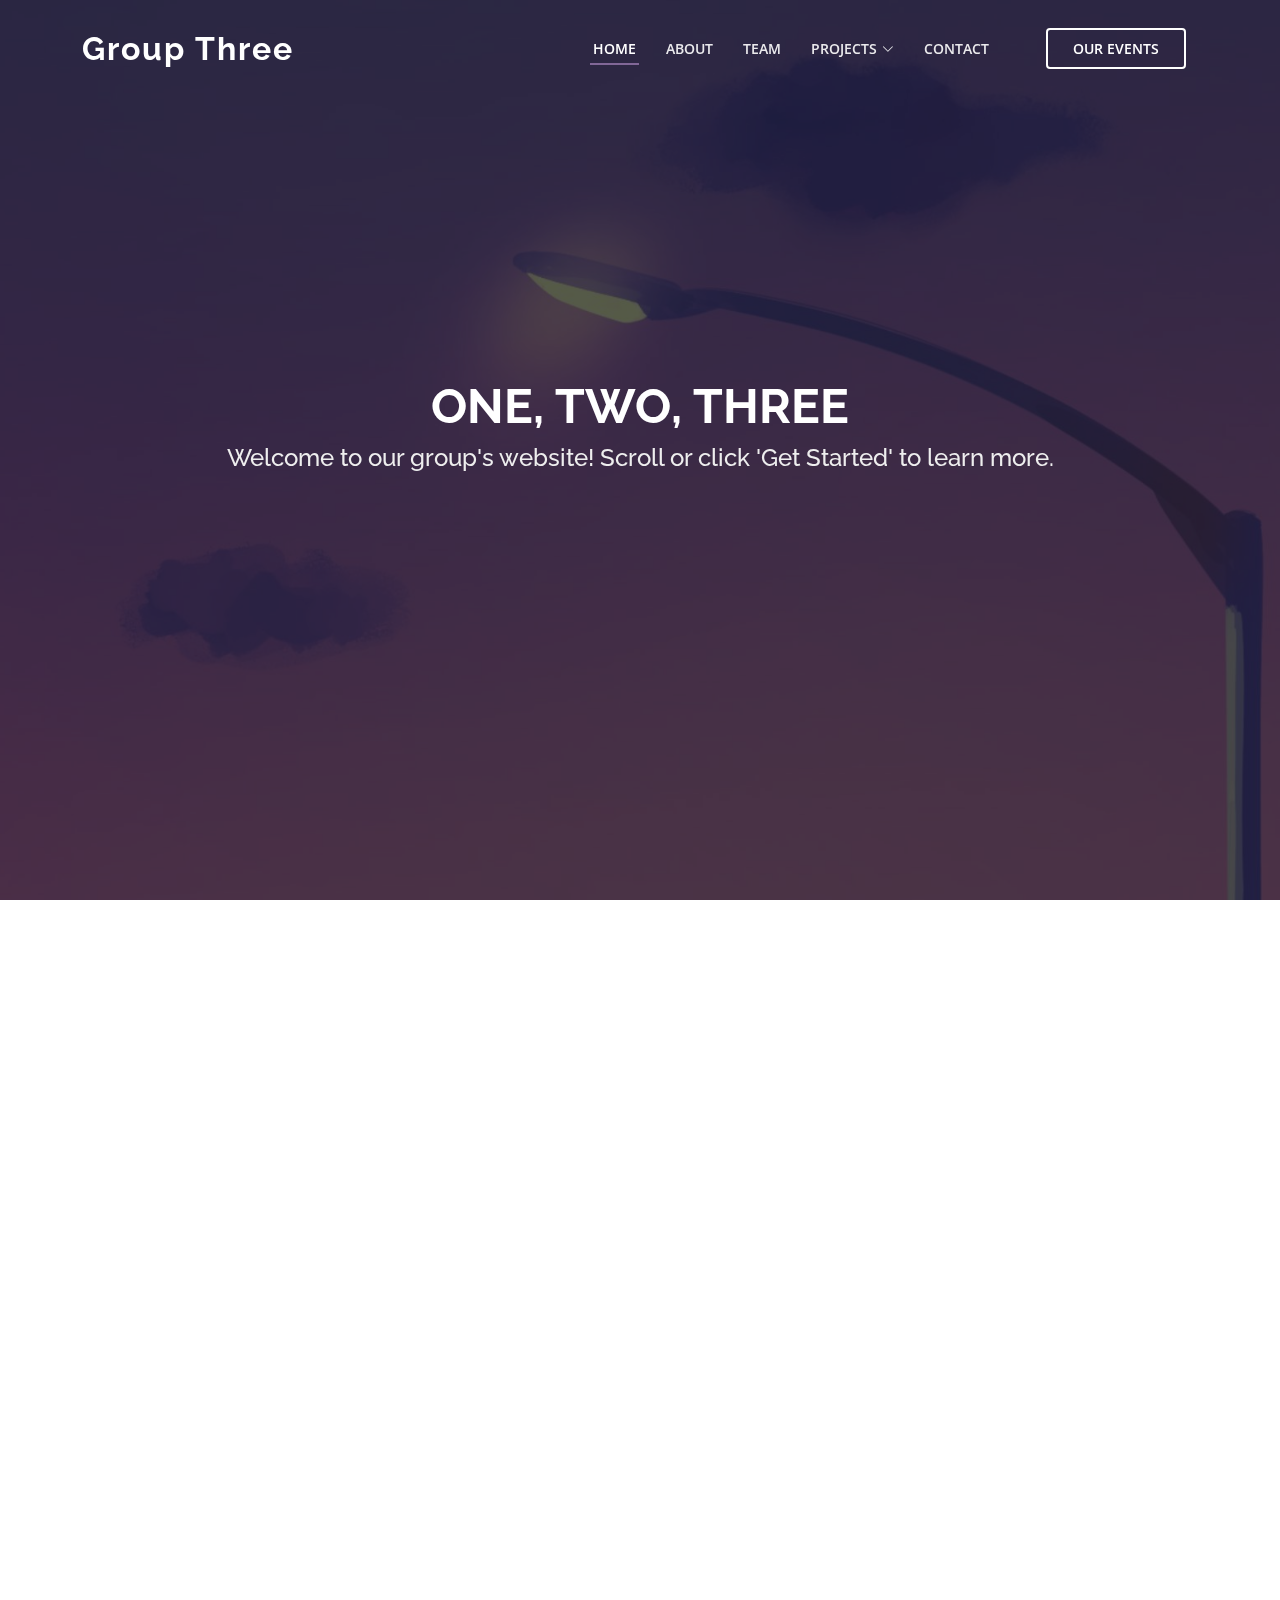
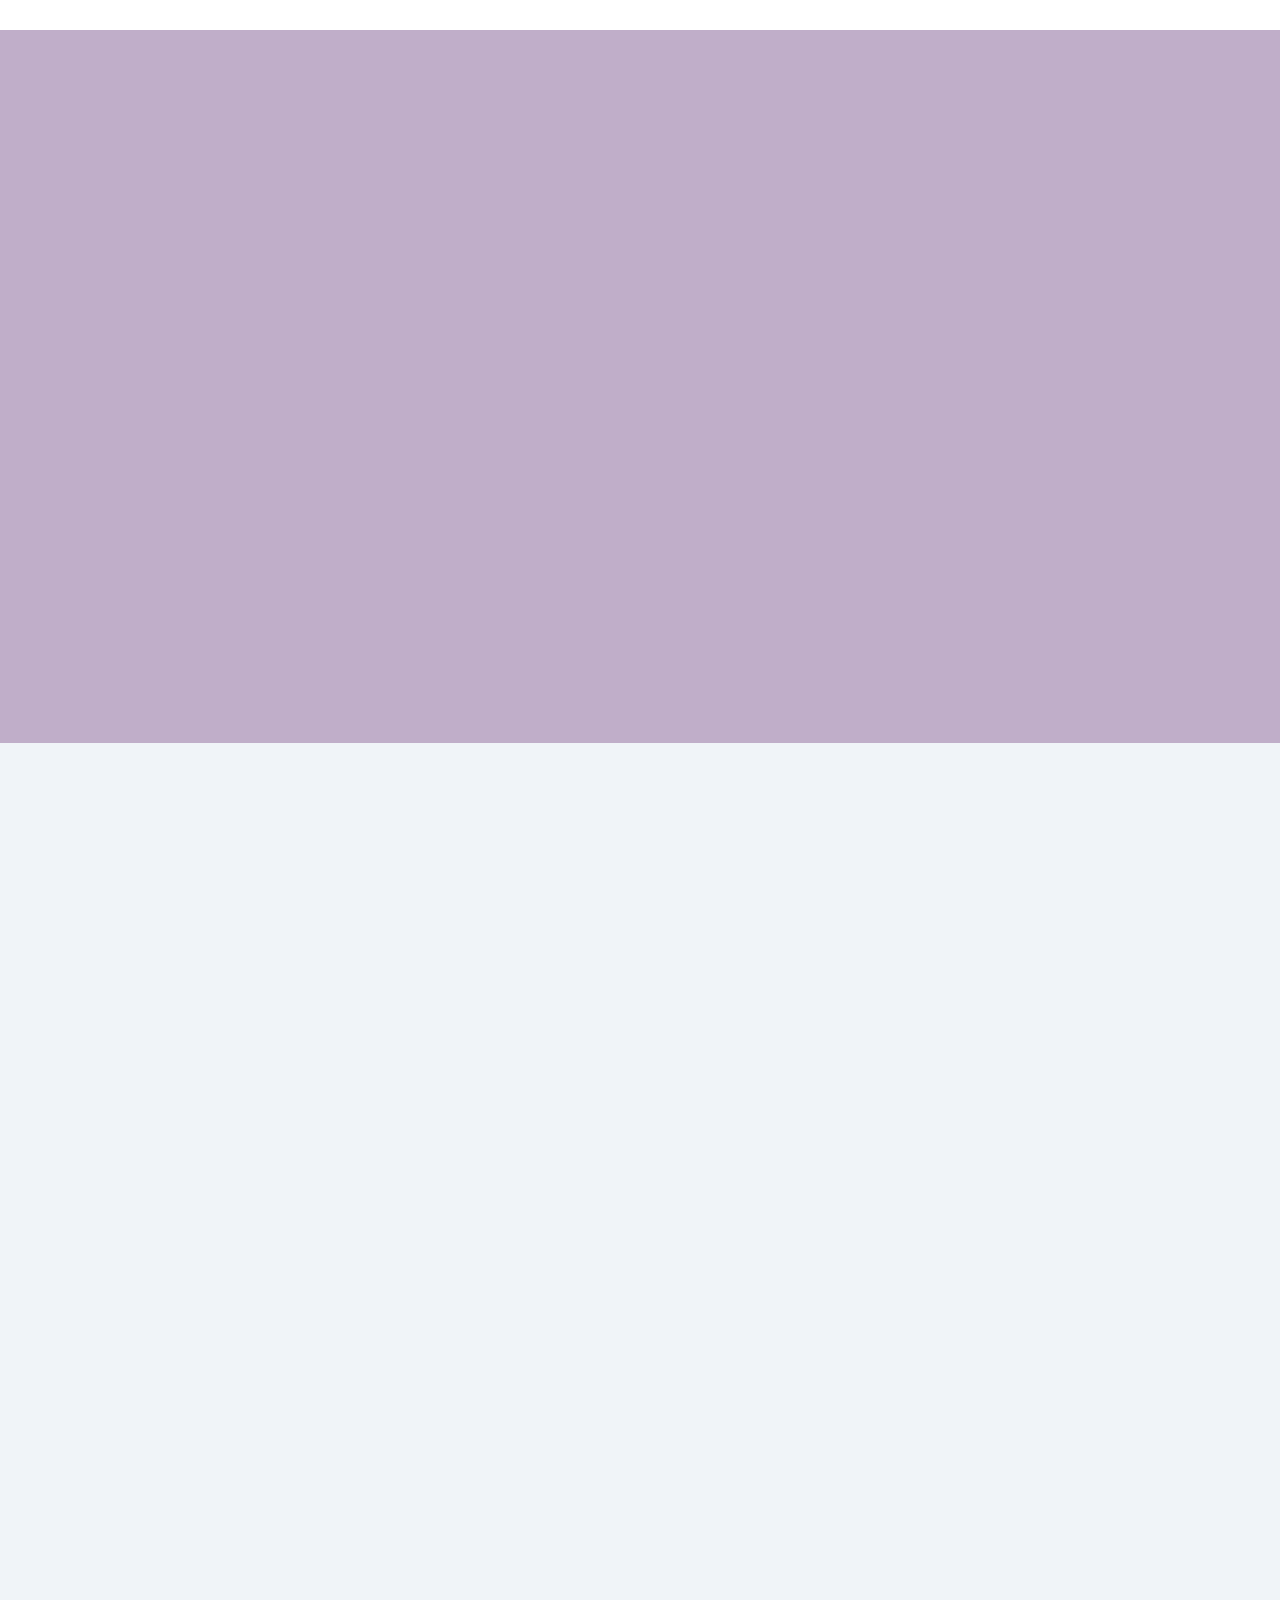
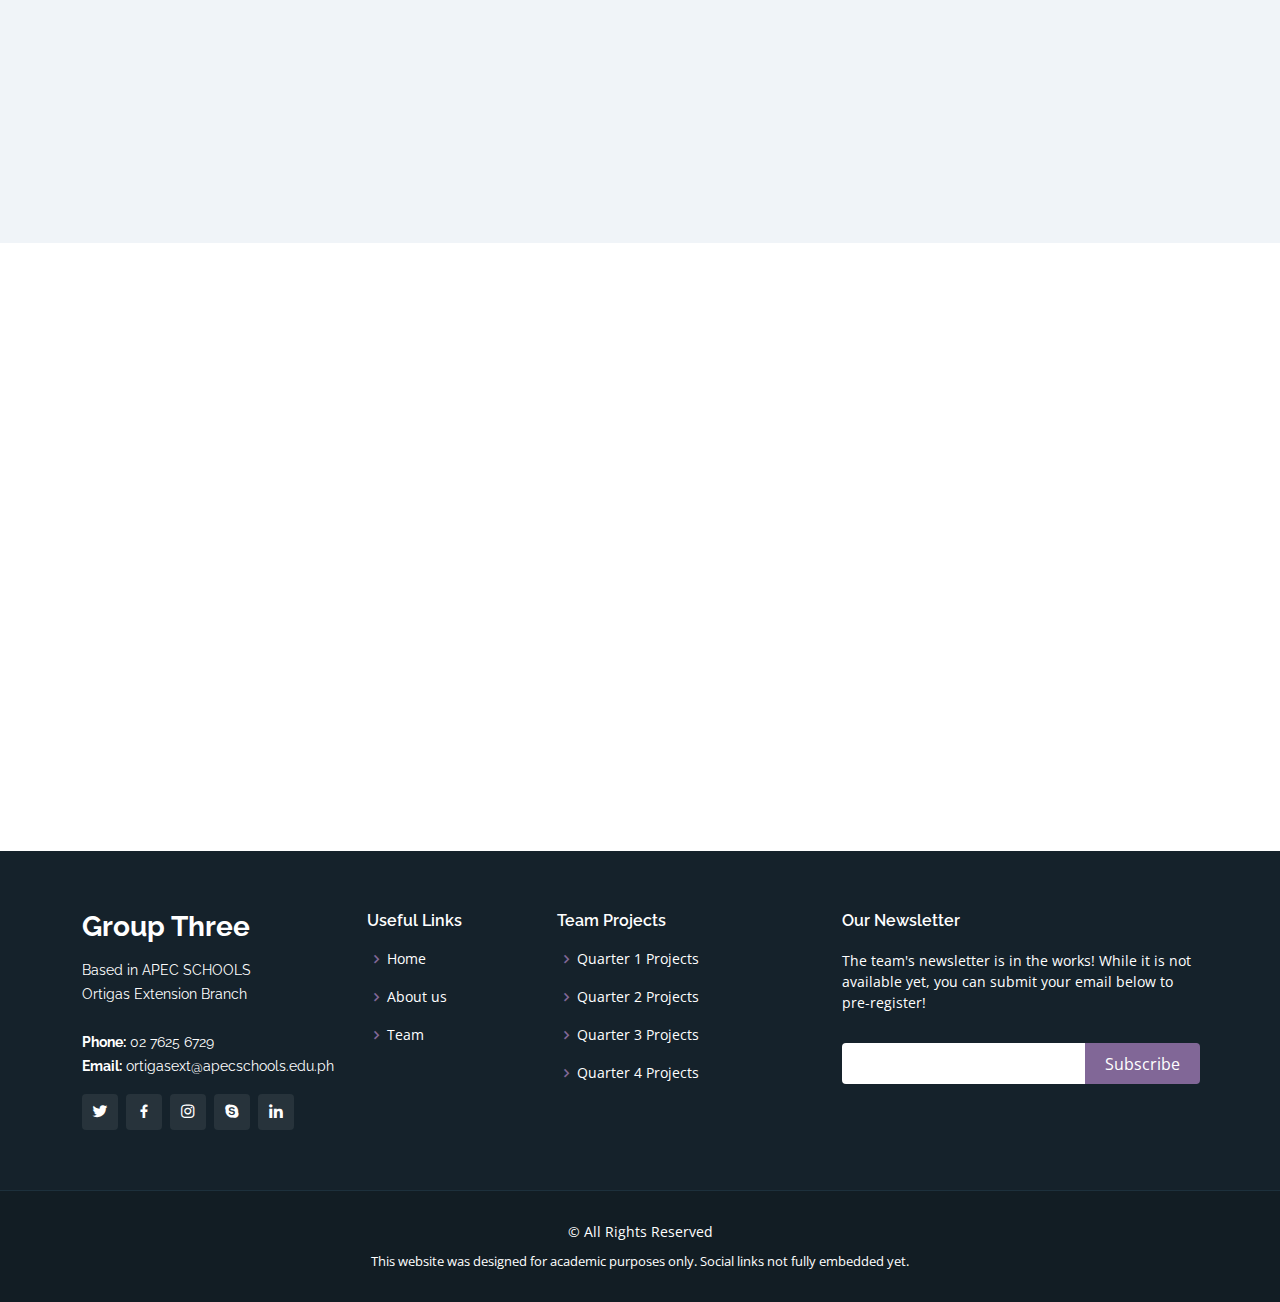
<file: index.html>
<!DOCTYPE html>
<html lang="en">

<head>
  <meta charset="utf-8">
  <meta content="width=device-width, initial-scale=1.0" name="viewport">

  <title>B09-10-S1-2 | Group 3 - Home</title>
  <meta content="" name="description">
  <meta content="" name="keywords">

  <!-- Favicons -->
  <link href="assets/img/favicon.png" rel="icon">
  <link href="assets/img/apple-touch-icon.png" rel="apple-touch-icon">

  <!-- Google Fonts -->
  <link href="https://fonts.googleapis.com/css?family=Open+Sans:300,300i,400,400i,600,600i,700,700i|Raleway:300,300i,400,400i,500,500i,600,600i,700,700i|Poppins:300,300i,400,400i,500,500i,600,600i,700,700i" rel="stylesheet">

  <!-- Vendor CSS Files -->
  <link href="assets/vendor/aos/aos.css" rel="stylesheet">
  <link href="assets/vendor/bootstrap/css/bootstrap.min.css" rel="stylesheet">
  <link href="assets/vendor/bootstrap-icons/bootstrap-icons.css" rel="stylesheet">
  <link href="assets/vendor/boxicons/css/boxicons.min.css" rel="stylesheet">
  <link href="assets/vendor/glightbox/css/glightbox.min.css" rel="stylesheet">
  <link href="assets/vendor/remixicon/remixicon.css" rel="stylesheet">
  <link href="assets/vendor/swiper/swiper-bundle.min.css" rel="stylesheet">

  <!-- Template Main CSS File -->
  <link href="assets/css/style.css" rel="stylesheet">
</head>

<body>

  <!-- ======= Header ======= -->
  <header id="header" class="fixed-top ">
    <div class="container d-flex align-items-center justify-content-between">

      <h1 class="logo"><a href="index.html">Group Three</a></h1>
      <!-- Uncomment below if you prefer to use an image logo -->
      <!-- <a href="index.html" class="logo"><img src="assets/img/logo.png" alt="" class="img-fluid"></a>-->

      <nav id="navbar" class="navbar">
        <ul>
          <li><a class="nav-link scrollto" href="#hero">Home</a></li>
          <li><a class="nav-link scrollto" href="#about">About</a></li>
          <li><a class="nav-link scrollto" href="#team">Team</a></li>
          <li class="dropdown"><a href="#"><span>Projects</span> <i class="bi bi-chevron-down"></i></a>
            <ul>
              <li><a href="quarter-one.html">Quarter 1 Projects</a></li>
              <li><a href="quarter-two.html">Quarter 2 Projects</a></li>
              <li><a href="quarter-three.html">Quarter 3 Projects</a></li>
              <li><a href="quarter-four.html">Quarter 4 Projects</a></li>
            </ul>
          </li>
          <li><a class="nav-link scrollto" href="#contact">Contact</a></li>
          <li><a class="getstarted scrollto" href="our-events.html">Our Events</a></li>
        </ul>
        <i class="bi bi-list mobile-nav-toggle"></i>
      </nav><!-- .navbar -->

    </div>
  </header><!-- End Header -->

  <!-- ======= Hero Section ======= -->
  <section id="hero">
    <div class="hero-container" data-aos="fade-up" data-aos-delay="150">
      <h1>One, two, three</h1>
      <h2>Welcome to our group's website! Scroll or click 'Get Started' to learn more.</h2>
    </div>
  </section><!-- End Hero -->

  <main id="main">

    <!-- ======= About Section ======= -->
    <section id="about" class="about">
      <div class="container" data-aos="fade-up">

        <div class="row justify-content-end">
          <div class="col-lg-11">
            <div class="row justify-content-end">

              <div class="col-lg-3 col-md-5 col-6 d-md-flex align-items-md-stretch">
                <div class="count-box">
                  <i class="bi bi-emoji-smile"></i>
                  <span data-purecounter-start="0" data-purecounter-end="4" data-purecounter-duration="1" class="purecounter"></span>
                  <p>Capable Members</p>
                </div>
              </div>

              <div class="col-lg-3 col-md-5 col-6 d-md-flex align-items-md-stretch">
                <div class="count-box">
                  <i class="bi bi-journal-richtext"></i>
                  <span data-purecounter-start="0" data-purecounter-end="14" data-purecounter-duration="1" class="purecounter"></span>
                  <p>Finished Projects</p>
                </div>
              </div>

              <div class="col-lg-3 col-md-5 col-6 d-md-flex align-items-md-stretch">
                <div class="count-box">
                  <i class="bi bi-clock"></i>
                  <span data-purecounter-start="0" data-purecounter-end="23" data-purecounter-duration="1" class="purecounter"></span>
                  <p>Months of experience</p>
                </div>
              </div>

              <div class="col-lg-3 col-md-5 col-6 d-md-flex align-items-md-stretch">
                <div class="count-box">
                  <i class="bi bi-award"></i>
                  <span data-purecounter-start="0" data-purecounter-end="7" data-purecounter-duration="1" class="purecounter"></span>
                  <p>Lessons Completed</p>
                </div>
              </div>

            </div>
          </div>
        </div>

        <div class="row">

          <div class="col-lg-6 video-box align-self-baseline" data-aos="zoom-in" data-aos-delay="100">
            <img src="assets/img/about.jpg" class="img-fluid" alt="">
            <a href="https://www.youtube.com/watch?v=jDDaplaOz7Q" class="glightbox play-btn mb-4"></a>
          </div>

          <div class="col-lg-6 pt-3 pt-lg-0 content">
            <h3>Always three steps ahead! We are Group Three!</h3>
            <p class="fst-italic">
              Greetings! To learn a little more about us, below is a brief background on the formation of our group, its members, and the school we are associated with.
            </p>
            <ul>
              <li><i class="bx bx-check-double"></i> The group was formed in the academic year 2022 to 2023 of APEC Schools Ortigas Extension.</li>
              <li><i class="bx bx-check-double"></i> The grouping is used for all subjects, this project in particular was created for our TLE/Lifelabs course.</li>
              <li><i class="bx bx-check-double"></i> The group is comprised of four active members, all of which come from tenth grade and the same section.</li>
              <li><i class="bx bx-check-double"></i> This website was created to be used as a portfolio of our group projects. The website itself was also a submitted project for one of our lessons.</li>
            </ul>
            <p>
              This group was created, operates, and is facilitated under an academic environment. Likewise, this website was made specifically for educational purposes. The writing, maintenance, and updating of the website are done under academic supervision.
            </p>
          </div>

        </div>

      </div>
    </section><!-- End About Section -->

    <!-- ======= About Boxes Section ======= -->
    <section id="about-boxes" class="about-boxes">
      <div class="container" data-aos="fade-up">

        <div class="row">
          <div class="col-lg-4 col-md-6 d-flex align-items-stretch" data-aos="fade-up" data-aos-delay="100">
            <div class="card">
              <img src="assets/img/about-boxes-1.jpg" class="card-img-top" alt="...">
              <div class="card-icon">
                <i class="ri-brush-4-line"></i>
              </div>
              <div class="card-body">
                <h5 class="card-title"><a href="">Team Mission</a></h5>
                <p class="card-text">We want to show that playing video games online has its benefits and can also teach us valuable life lessons and provide us with unforgettable experiences. Additionally, in order to assure the public that any harm that might possibly come your way while engaging in online gaming is preventable and that the environment is not entirely harmful, we aim to explain how to practice healthy online gaming and privacy habits. </p>
              </div>
            </div>
          </div>
          <div class="col-lg-4 col-md-6 d-flex align-items-stretch" data-aos="fade-up" data-aos-delay="200">
            <div class="card">
              <img src="assets/img/about-boxes-2.jpg" class="card-img-top" alt="...">
              <div class="card-icon">
                <i class="ri-calendar-check-line"></i>
              </div>
              <div class="card-body">
                <h5 class="card-title"><a href="">Our Plan</a></h5>
                <p class="card-text">Our team took it upon themselves to create a platform where we will accomplish our goal of establishing that online gaming can be advantageous to people's lives and it's not simply all bad. Here, you will be able to find accounts of people's touching and uplifting experiences with online games, as well as information on the advantages of playing online games and advice on how to practice safe online behavior. </p>
              </div>
            </div>
          </div>
          <div class="col-lg-4 col-md-6 d-flex align-items-stretch" data-aos="fade-up" data-aos-delay="300">
            <div class="card">
              <img src="assets/img/about-boxes-3.jpg" class="card-img-top" alt="...">
              <div class="card-icon">
                <i class="ri-movie-2-line"></i>
              </div>
              <div class="card-body">
                <h5 class="card-title"><a href="">Team Vision</a></h5>
                <p class="card-text">In order to interact with our target audience, we intend to build our platform on an internet streaming service. We will employ a kind of streamable media to show the information we hope to disseminate in support of our cause. This media will be uploaded to a streaming platform of our choice, making it available for any online user to watch. From there, we hope to create a setting where playing online games (responsibly) is valued. </p>
              </div>
            </div>
          </div>
        </div>

      </div>
    </section><!-- End About Boxes Section -->

    <!-- ======= Team Section ======= -->
    <section id="team" class="team section-bg">
      <div class="container" data-aos="fade-up">

        <div class="section-title">
          <h2>Team</h2>
          <p>Check our Team</p>
        </div>

        <div class="row">

          <div class="col-lg-4 col-md-6">
            <div class="member" data-aos="fade-up" data-aos-delay="100">
              <div class="pic"><img src="assets/img/team/team-1.jpg" class="img-fluid" alt=""></div>
              <div class="member-info">
                <h4>Benj Mari Gulla</h4>
                <span>Facilitator, Group Member</span>
                <div class="social">
                  <a href=""><i class="bi bi-twitter"></i></a>
                  <a href=""><i class="bi bi-facebook"></i></a>
                  <a href=""><i class="bi bi-instagram"></i></a>
                  <a href=""><i class="bi bi-linkedin"></i></a>
                </div>
              </div>
            </div>
          </div>

          <div class="col-lg-4 col-md-6" data-aos="fade-up" data-aos-delay="200">
            <div class="member">
              <div class="pic"><img src="assets/img/team/team-2.jpg" class="img-fluid" alt=""></div>
              <div class="member-info">
                <h4>Charles Anderson Ibarra</h4>
                <span>Scribe, Group Member</span>
                <div class="social">
                  <a href=""><i class="bi bi-twitter"></i></a>
                  <a href=""><i class="bi bi-facebook"></i></a>
                  <a href=""><i class="bi bi-instagram"></i></a>
                  <a href=""><i class="bi bi-linkedin"></i></a>
                </div>
              </div>
            </div>
          </div>

          <div class="col-lg-4 col-md-6" data-aos="fade-up" data-aos-delay="300">
            <div class="member">
              <div class="pic"><img src="assets/img/team/team-3.jpg" class="img-fluid" alt=""></div>
              <div class="member-info">
                <h4>Sam Vincent Jose</h4>
                <span>Group Member</span>
                <div class="social">
                  <a href=""><i class="bi bi-twitter"></i></a>
                  <a href=""><i class="bi bi-facebook"></i></a>
                  <a href=""><i class="bi bi-instagram"></i></a>
                  <a href=""><i class="bi bi-linkedin"></i></a>
                </div>
              </div>
            </div>
          </div>

          <div class="col-lg-4 col-md-6" data-aos="fade-up" data-aos-delay="300">
            <div class="member">
              <div class="pic"><img src="assets/img/team/team-4.jpg" class="img-fluid" alt=""></div>
              <div class="member-info">
                <h4>Erycel Angel Lucero</h4>
                <span>Group Member</span>
                <div class="social">
                  <a href=""><i class="bi bi-twitter"></i></a>
                  <a href=""><i class="bi bi-facebook"></i></a>
                  <a href=""><i class="bi bi-instagram"></i></a>
                  <a href=""><i class="bi bi-linkedin"></i></a>
                </div>
              </div>
            </div>
          </div>
        </div>

      </div>
    </section><!-- End Team Section -->

    <!-- ======= Contact Section ======= -->
    <section id="contact" class="contact">
      <div class="container" data-aos="fade-up">

    <div class=" section-title">
        <h2>Contact</h2>
        <p>Contact us</p>
      </div>

      <div class="row">

        <div class="col-lg-6">

          <div class="row">
            <div class="col-md-12">
              <div class="info-box">
                <i class="bx bx-map"></i>
                <h3>School Branch Address</h3>
                <p>Paramount Bldg., Ortigas Ave. Extension, Brgy. Sto. Domingo, Cainta, Rizal</p>
              </div>
            </div>
            <div class="col-md-6">
              <div class="info-box mt-4">
                <i class="bx bx-envelope"></i>
                <h3>Email Us</h3>
                <p>ortigasext@apecschools.edu.ph<br>ortex2223_group3@googlegroups.com</p>
              </div>
            </div>
            <div class="col-md-6">
              <div class="info-box mt-4">
                <i class="bx bx-phone-call"></i>
                <h3>Branch Numbers</h3>
                <p>+63 949 4725 477<br>+63 915 7984 183</p>
              </div>
            </div>
          </div>

        </div>

        <div class="col-lg-6 mt-4 mt-lg-0">
          <form action="forms/contact.php" method="post" role="form" class="php-email-form">
            <div class="row">
              <div class="col-md-6 form-group">
                <input type="text" name="name" class="form-control" id="name" placeholder="Your Name" required>
              </div>
              <div class="col-md-6 form-group mt-3 mt-md-0">
                <input type="email" class="form-control" name="email" id="email" placeholder="Your Email" required>
              </div>
            </div>
            <div class="form-group mt-3">
              <input type="text" class="form-control" name="subject" id="subject" placeholder="Subject" required>
            </div>
            <div class="form-group mt-3">
              <textarea class="form-control" name="message" rows="5" placeholder="Message" required></textarea>
            </div>
            <div class="my-3">
              <div class="loading">Loading</div>
              <div class="error-message"></div>
              <div class="sent-message">Your message has been sent. Thank you!</div>
            </div>
            <div class="text-center"><button type="submit">Send Message</button></div>
          </form>
        </div>

      </div>

      </div>
    </section><!-- End Contact Section -->

  </main><!-- End #main -->

  <!-- ======= Footer ======= -->
  <footer id="footer">
    <div class="footer-top">
      <div class="container">
        <div class="row">

          <div class="col-lg-3 col-md-6">
            <div class="footer-info">
              <h3>Group Three</h3>
              <p>
                Based in APEC SCHOOLS <br>
                Ortigas Extension Branch<br><br>
                <strong>Phone:</strong> 02 7625 6729<br>
                <strong>Email:</strong> ortigasext@apecschools.edu.ph<br>
              </p>
              <div class="social-links mt-3">
                <a href="#" class="twitter"><i class="bx bxl-twitter"></i></a>
                <a href="#" class="facebook"><i class="bx bxl-facebook"></i></a>
                <a href="#" class="instagram"><i class="bx bxl-instagram"></i></a>
                <a href="#" class="google-plus"><i class="bx bxl-skype"></i></a>
                <a href="#" class="linkedin"><i class="bx bxl-linkedin"></i></a>
              </div>
            </div>
          </div>

          <div class="col-lg-2 col-md-6 footer-links">
            <h4>Useful Links</h4>
            <ul>
              <li><i class="bx bx-chevron-right"></i> <a href="#hero">Home</a></li>
              <li><i class="bx bx-chevron-right"></i> <a href="#about">About us</a></li>
              <li><i class="bx bx-chevron-right"></i> <a href="#team">Team</a></li>
            </ul>
          </div>

          <div class="col-lg-3 col-md-6 footer-links">
            <h4>Team Projects</h4>
            <ul>
              <li><i class="bx bx-chevron-right"></i> <a href="quarter-one.html">Quarter 1 Projects</a></li>
              <li><i class="bx bx-chevron-right"></i> <a href="quarter-two.html">Quarter 2 Projects</a></li>
              <li><i class="bx bx-chevron-right"></i> <a href="quarter-three.html">Quarter 3 Projects</a></li>
              <li><i class="bx bx-chevron-right"></i> <a href="quarter-four.html">Quarter 4 Projects</a></li>
            </ul>
          </div>

          <div class="col-lg-4 col-md-6 footer-newsletter">
            <h4>Our Newsletter</h4>
            <p>The team's newsletter is in the works! While it is not available yet, you can submit your email below to pre-register! </p>
            <form action="" method="post">
              <input type="email" name="email"><input type="submit" value="Subscribe">
            </form>

          </div>

        </div>
      </div>
    </div>

    <div class="container">
      <div class="copyright">
        &copy; All Rights Reserved
      </div>
      <div class="credits">
        This website was designed for academic purposes only. Social links not fully embedded yet.
      </div>
    </div>
  </footer><!-- End Footer -->

  <div id="preloader"></div>
  <a href="#" class="back-to-top d-flex align-items-center justify-content-center"><i class="bi bi-arrow-up-short"></i></a>

  <!-- Vendor JS Files -->
  <script src="assets/vendor/purecounter/purecounter_vanilla.js"></script>
  <script src="assets/vendor/aos/aos.js"></script>
  <script src="assets/vendor/bootstrap/js/bootstrap.bundle.min.js"></script>
  <script src="assets/vendor/glightbox/js/glightbox.min.js"></script>
  <script src="assets/vendor/isotope-layout/isotope.pkgd.min.js"></script>
  <script src="assets/vendor/swiper/swiper-bundle.min.js"></script>
  <script src="assets/vendor/php-email-form/validate.js"></script>

  <!-- Template Main JS File -->
  <script src="assets/js/main.js"></script>

</body>

</html>
</file>
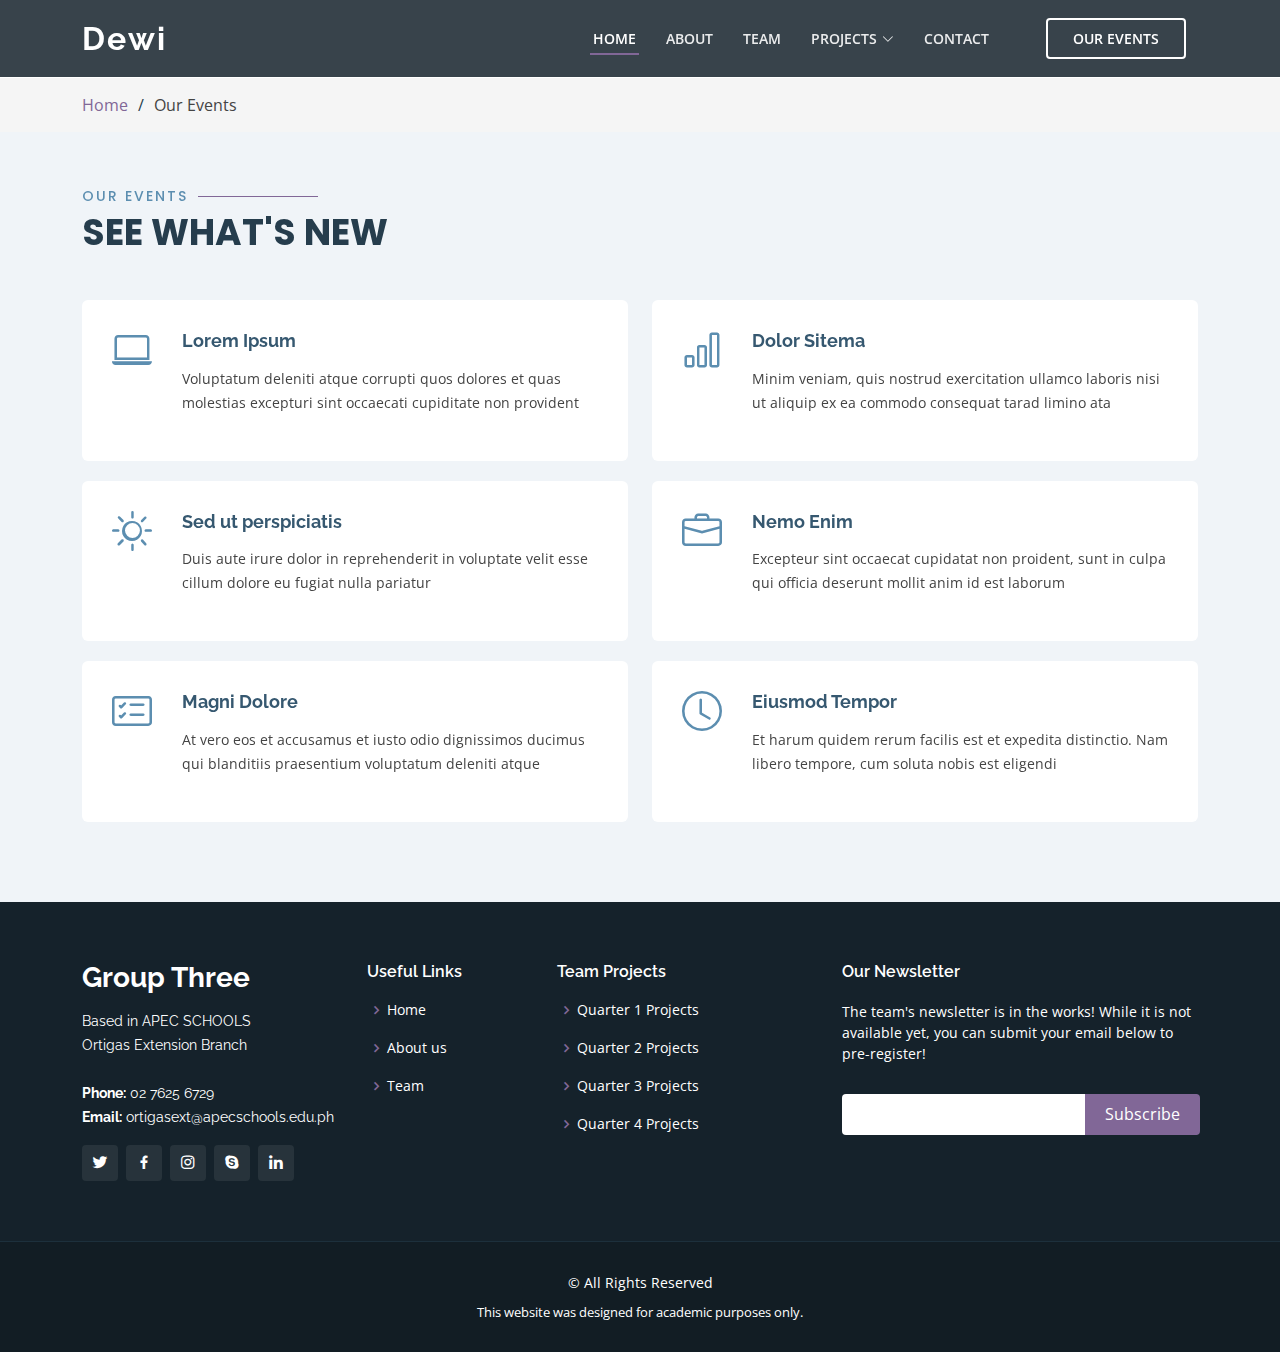
<file: our-events-base.html>
<!DOCTYPE html>
<html lang="en">

<head>
  <meta charset="utf-8">
  <meta content="width=device-width, initial-scale=1.0" name="viewport">

  <title>B09-10-S1-2 | Group 3 - Quarter x Projects</title>
  <meta content="" name="description">
  <meta content="" name="keywords">

  <!-- Favicons -->
  <link href="assets/img/favicon.png" rel="icon">
  <link href="assets/img/apple-touch-icon.png" rel="apple-touch-icon">

  <!-- Google Fonts -->
  <link href="https://fonts.googleapis.com/css?family=Open+Sans:300,300i,400,400i,600,600i,700,700i|Raleway:300,300i,400,400i,500,500i,600,600i,700,700i|Poppins:300,300i,400,400i,500,500i,600,600i,700,700i" rel="stylesheet">

  <!-- Vendor CSS Files -->
  <link href="assets/vendor/aos/aos.css" rel="stylesheet">
  <link href="assets/vendor/bootstrap/css/bootstrap.min.css" rel="stylesheet">
  <link href="assets/vendor/bootstrap-icons/bootstrap-icons.css" rel="stylesheet">
  <link href="assets/vendor/boxicons/css/boxicons.min.css" rel="stylesheet">
  <link href="assets/vendor/glightbox/css/glightbox.min.css" rel="stylesheet">
  <link href="assets/vendor/remixicon/remixicon.css" rel="stylesheet">
  <link href="assets/vendor/swiper/swiper-bundle.min.css" rel="stylesheet">

  <!-- Template Main CSS File -->
  <link href="assets/css/style.css" rel="stylesheet">
</head>

<body>

  <!-- ======= Header ======= -->
  <header id="header" class="fixed-top header-inner-pages">
    <div class="container d-flex align-items-center justify-content-between">

      <h1 class="logo"><a href="index.html">Dewi</a></h1>
      <!-- Uncomment below if you prefer to use an image logo -->
      <!-- <a href="index.html" class="logo"><img src="assets/img/logo.png" alt="" class="img-fluid"></a>-->

      <nav id="navbar" class="navbar">
        <ul>
          <li><a class="nav-link scrollto active" href="index.html">Home</a></li>
          <li><a class="nav-link scrollto" href="index.html#about">About</a></li>
          <li><a class="nav-link scrollto" href="index.html#team">Team</a></li>
          <li class="dropdown"><a href="#"><span>Projects</span> <i class="bi bi-chevron-down"></i></a>
            <ul>
              <li><a href="#">Quarter 1 Projects</a></li>
              <li><a href="#">Quarter 2 Projects</a></li>
              <li><a href="#">Quarter 3 Projects</a></li>
              <li><a href="#">Quarter 4 Projects</a></li>
            </ul>
          </li>
          <li><a class="nav-link scrollto" href="#contact">Contact</a></li>
          <li><a class="getstarted scrollto" href="our-events.html">Our Events</a></li>
        </ul>
        <i class="bi bi-list mobile-nav-toggle"></i>
      </nav><!-- .navbar -->

    </div>
  </header><!-- End Header -->

  <main id="main">

    <!-- ======= Breadcrumbs ======= -->
    <section class="breadcrumbs">
      <div class="container">

        <div class="d-flex justify-content-between align-items-baseline">
          <ol>
            <li><a href="index.html">Home</a></li>
            <li>Our Events</li>
          </ol>
        </div>

      </div>
    </section><!-- End Breadcrumbs -->

    <!-- ======= Services Section ======= -->
    <section id="services" class="services section-bg">
      <div class="container" data-aos="fade-up">

        <div class="section-title">
          <h2>Our Events</h2>
          <p>See What's new</p>
        </div>

        <div class="row" data-aos="fade-up" data-aos-delay="200">
          <div class="col-md-6">
            <div class="icon-box">
              <i class="bi bi-laptop"></i>
              <h4><a href="#">Lorem Ipsum</a></h4>
              <p>Voluptatum deleniti atque corrupti quos dolores et quas molestias excepturi sint occaecati cupiditate non provident</p>
            </div>
          </div>
          <div class="col-md-6 mt-4 mt-md-0">
            <div class="icon-box">
              <i class="bi bi-bar-chart"></i>
              <h4><a href="#">Dolor Sitema</a></h4>
              <p>Minim veniam, quis nostrud exercitation ullamco laboris nisi ut aliquip ex ea commodo consequat tarad limino ata</p>
            </div>
          </div>
          <div class="col-md-6 mt-4 mt-md-0">
            <div class="icon-box">
              <i class="bi bi-brightness-high"></i>
              <h4><a href="#">Sed ut perspiciatis</a></h4>
              <p>Duis aute irure dolor in reprehenderit in voluptate velit esse cillum dolore eu fugiat nulla pariatur</p>
            </div>
          </div>
          <div class="col-md-6 mt-4 mt-md-0">
            <div class="icon-box">
              <i class="bi bi-briefcase"></i>
              <h4><a href="#">Nemo Enim</a></h4>
              <p>Excepteur sint occaecat cupidatat non proident, sunt in culpa qui officia deserunt mollit anim id est laborum</p>
            </div>
          </div>
          <div class="col-md-6 mt-4 mt-md-0">
            <div class="icon-box">
              <i class="bi bi-card-checklist"></i>
              <h4><a href="#">Magni Dolore</a></h4>
              <p>At vero eos et accusamus et iusto odio dignissimos ducimus qui blanditiis praesentium voluptatum deleniti atque</p>
            </div>
          </div>
          <div class="col-md-6 mt-4 mt-md-0">
            <div class="icon-box">
              <i class="bi bi-clock"></i>
              <h4><a href="#">Eiusmod Tempor</a></h4>
              <p>Et harum quidem rerum facilis est et expedita distinctio. Nam libero tempore, cum soluta nobis est eligendi</p>
            </div>
          </div>
        </div>

      </div>
    </section><!-- End Services Section -->

  </main><!-- End #main -->

  <!-- ======= Footer ======= -->
  <footer id="footer">
    <div class="footer-top">
      <div class="container">
        <div class="row">

          <div class="col-lg-3 col-md-6">
            <div class="footer-info">
              <h3>Group Three</h3>
              <p>
                Based in APEC SCHOOLS <br>
                Ortigas Extension Branch<br><br>
                <strong>Phone:</strong> 02 7625 6729<br>
                <strong>Email:</strong> ortigasext@apecschools.edu.ph<br>
              </p>
              <div class="social-links mt-3">
                <a href="#" class="twitter"><i class="bx bxl-twitter"></i></a>
                <a href="#" class="facebook"><i class="bx bxl-facebook"></i></a>
                <a href="#" class="instagram"><i class="bx bxl-instagram"></i></a>
                <a href="#" class="google-plus"><i class="bx bxl-skype"></i></a>
                <a href="#" class="linkedin"><i class="bx bxl-linkedin"></i></a>
              </div>
            </div>
          </div>

          <div class="col-lg-2 col-md-6 footer-links">
            <h4>Useful Links</h4>
            <ul>
              <li><i class="bx bx-chevron-right"></i> <a href="index.html#hero">Home</a></li>
              <li><i class="bx bx-chevron-right"></i> <a href="index.html#about">About us</a></li>
              <li><i class="bx bx-chevron-right"></i> <a href="index.html#team">Team</a></li>
            </ul>
          </div>

          <div class="col-lg-3 col-md-6 footer-links">
            <h4>Team Projects</h4>
            <ul>
              <li><i class="bx bx-chevron-right"></i> <a href="#">Quarter 1 Projects</a></li>
              <li><i class="bx bx-chevron-right"></i> <a href="#">Quarter 2 Projects</a></li>
              <li><i class="bx bx-chevron-right"></i> <a href="#">Quarter 3 Projects</a></li>
              <li><i class="bx bx-chevron-right"></i> <a href="#">Quarter 4 Projects</a></li>
            </ul>
          </div>

          <div class="col-lg-4 col-md-6 footer-newsletter">
            <h4>Our Newsletter</h4>
            <p>The team's newsletter is in the works! While it is not available yet, you can submit your email below to pre-register! </p>
            <form action="" method="post">
              <input type="email" name="email"><input type="submit" value="Subscribe">
            </form>

          </div>

        </div>
      </div>
    </div>

    <div class="container">
      <div class="copyright">
        &copy; All Rights Reserved
      </div>
      <div class="credits">
        This website was designed for academic purposes only.
      </div>
    </div>
  </footer><!-- End Footer -->

  <div id="preloader"></div>
  <a href="#" class="back-to-top d-flex align-items-center justify-content-center"><i class="bi bi-arrow-up-short"></i></a>

  <!-- Vendor JS Files -->
  <script src="assets/vendor/purecounter/purecounter_vanilla.js"></script>
  <script src="assets/vendor/aos/aos.js"></script>
  <script src="assets/vendor/bootstrap/js/bootstrap.bundle.min.js"></script>
  <script src="assets/vendor/glightbox/js/glightbox.min.js"></script>
  <script src="assets/vendor/isotope-layout/isotope.pkgd.min.js"></script>
  <script src="assets/vendor/swiper/swiper-bundle.min.js"></script>
  <script src="assets/vendor/php-email-form/validate.js"></script>

  <!-- Template Main JS File -->
  <script src="assets/js/main.js"></script>

</body>

</html>
</file>
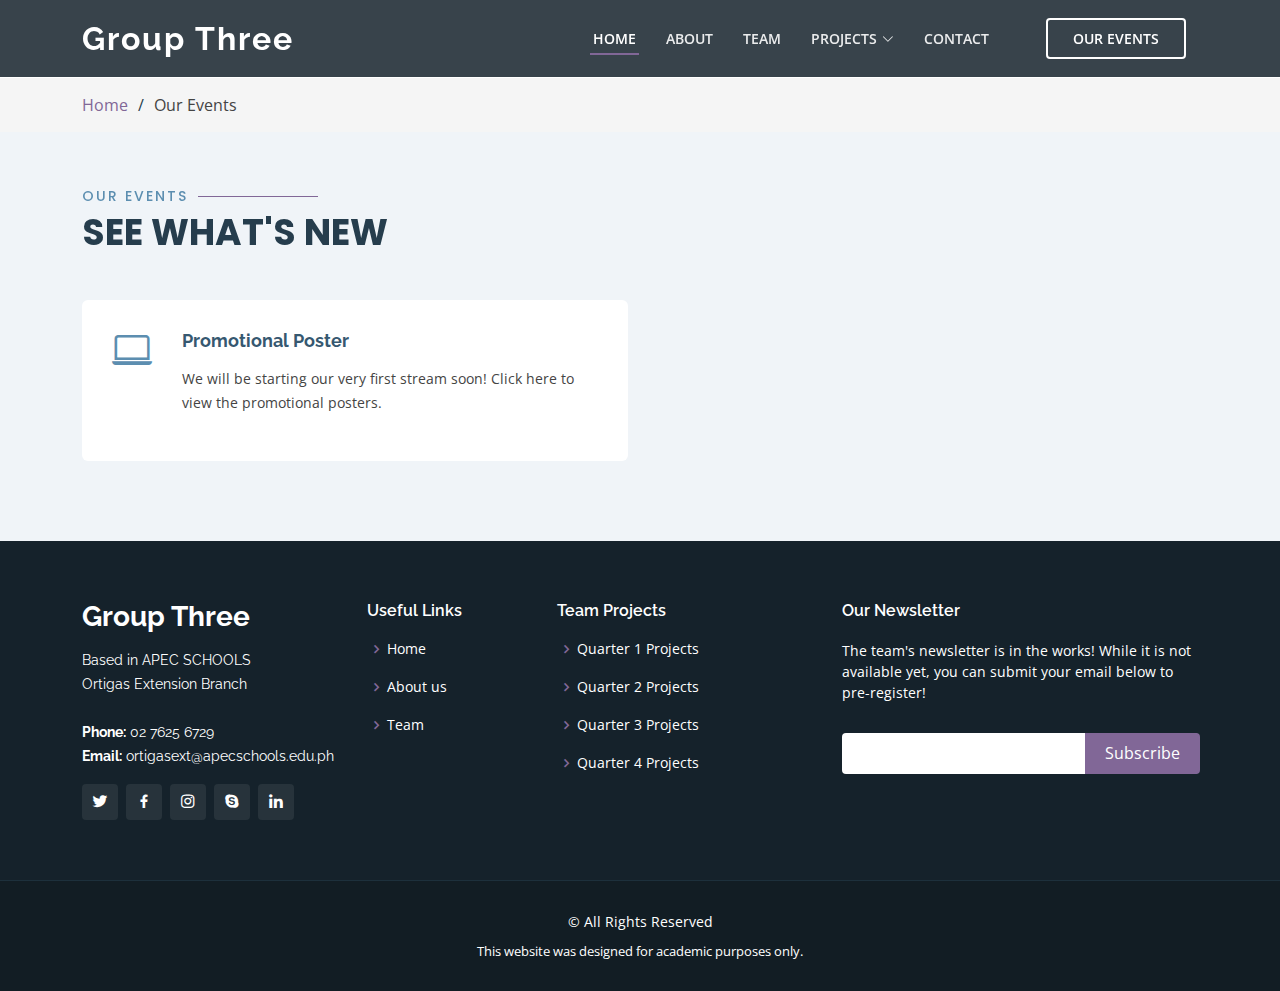
<file: our-events.html>
<!DOCTYPE html>
<html lang="en">

<head>
  <meta charset="utf-8">
  <meta content="width=device-width, initial-scale=1.0" name="viewport">

  <title>B09-10-S1-2 | Group 3 - Our Events</title>
  <meta content="" name="description">
  <meta content="" name="keywords">

  <!-- Favicons -->
  <link href="assets/img/favicon.png" rel="icon">
  <link href="assets/img/apple-touch-icon.png" rel="apple-touch-icon">

  <!-- Google Fonts -->
  <link href="https://fonts.googleapis.com/css?family=Open+Sans:300,300i,400,400i,600,600i,700,700i|Raleway:300,300i,400,400i,500,500i,600,600i,700,700i|Poppins:300,300i,400,400i,500,500i,600,600i,700,700i" rel="stylesheet">

  <!-- Vendor CSS Files -->
  <link href="assets/vendor/aos/aos.css" rel="stylesheet">
  <link href="assets/vendor/bootstrap/css/bootstrap.min.css" rel="stylesheet">
  <link href="assets/vendor/bootstrap-icons/bootstrap-icons.css" rel="stylesheet">
  <link href="assets/vendor/boxicons/css/boxicons.min.css" rel="stylesheet">
  <link href="assets/vendor/glightbox/css/glightbox.min.css" rel="stylesheet">
  <link href="assets/vendor/remixicon/remixicon.css" rel="stylesheet">
  <link href="assets/vendor/swiper/swiper-bundle.min.css" rel="stylesheet">

  <!-- Template Main CSS File -->
  <link href="assets/css/style.css" rel="stylesheet">
</head>

<body>

  <!-- ======= Header ======= -->
  <header id="header" class="fixed-top header-inner-pages">
    <div class="container d-flex align-items-center justify-content-between">

      <h1 class="logo"><a href="index.html">Group Three</a></h1>
      <!-- Uncomment below if you prefer to use an image logo -->
      <!-- <a href="index.html" class="logo"><img src="assets/img/logo.png" alt="" class="img-fluid"></a>-->

      <nav id="navbar" class="navbar">
        <ul>
          <li><a class="nav-link scrollto active" href="index.html">Home</a></li>
          <li><a class="nav-link scrollto" href="index.html#about">About</a></li>
          <li><a class="nav-link scrollto" href="index.html#team">Team</a></li>
          <li class="dropdown"><a href="#"><span>Projects</span> <i class="bi bi-chevron-down"></i></a>
            <ul>
              <li><a href="#">Quarter 1 Projects</a></li>
              <li><a href="#">Quarter 2 Projects</a></li>
              <li><a href="#">Quarter 3 Projects</a></li>
              <li><a href="#">Quarter 4 Projects</a></li>
            </ul>
          </li>
          <li><a class="nav-link scrollto" href="#contact">Contact</a></li>
          <li><a class="getstarted scrollto" href="our-events.html">Our Events</a></li>
        </ul>
        <i class="bi bi-list mobile-nav-toggle"></i>
      </nav><!-- .navbar -->

    </div>
  </header><!-- End Header -->

  <main id="main">

    <!-- ======= Breadcrumbs ======= -->
    <section class="breadcrumbs">
      <div class="container">

        <div class="d-flex justify-content-between align-items-baseline">
          <ol>
            <li><a href="index.html">Home</a></li>
            <li>Our Events</li>
          </ol>
        </div>

      </div>
    </section><!-- End Breadcrumbs -->

    <!-- ======= Services Section ======= -->
    <section id="services" class="services section-bg">
      <div class="container" data-aos="fade-up">

        <div class="section-title">
          <h2>Our Events</h2>
          <p>See What's new</p>
        </div>

        <div class="row" data-aos="fade-up" data-aos-delay="200">
          <div class="col-md-6">
            <div class="icon-box">
              <i class="bi bi-laptop"></i>
              <h4><a href="https://drive.google.com/file/d/1Aut3xCKT_wvLwdDNVDc2qAKhsnJluC2C/view?usp=share_link">Promotional Poster</a></h4>
              <p>We will be starting our very first stream soon! Click here to view the promotional posters.</p>
            </div>
          </div>

      </div>
    </section><!-- End Services Section -->

  </main><!-- End #main -->

  <!-- ======= Footer ======= -->
  <footer id="footer">
    <div class="footer-top">
      <div class="container">
        <div class="row">

          <div class="col-lg-3 col-md-6">
            <div class="footer-info">
              <h3>Group Three</h3>
              <p>
                Based in APEC SCHOOLS <br>
                Ortigas Extension Branch<br><br>
                <strong>Phone:</strong> 02 7625 6729<br>
                <strong>Email:</strong> ortigasext@apecschools.edu.ph<br>
              </p>
              <div class="social-links mt-3">
                <a href="#" class="twitter"><i class="bx bxl-twitter"></i></a>
                <a href="#" class="facebook"><i class="bx bxl-facebook"></i></a>
                <a href="#" class="instagram"><i class="bx bxl-instagram"></i></a>
                <a href="#" class="google-plus"><i class="bx bxl-skype"></i></a>
                <a href="#" class="linkedin"><i class="bx bxl-linkedin"></i></a>
              </div>
            </div>
          </div>

          <div class="col-lg-2 col-md-6 footer-links">
            <h4>Useful Links</h4>
            <ul>
              <li><i class="bx bx-chevron-right"></i> <a href="index.html#hero">Home</a></li>
              <li><i class="bx bx-chevron-right"></i> <a href="index.html#about">About us</a></li>
              <li><i class="bx bx-chevron-right"></i> <a href="index.html#team">Team</a></li>
            </ul>
          </div>

          <div class="col-lg-3 col-md-6 footer-links">
            <h4>Team Projects</h4>
            <ul>
              <li><i class="bx bx-chevron-right"></i> <a href="#">Quarter 1 Projects</a></li>
              <li><i class="bx bx-chevron-right"></i> <a href="#">Quarter 2 Projects</a></li>
              <li><i class="bx bx-chevron-right"></i> <a href="#">Quarter 3 Projects</a></li>
              <li><i class="bx bx-chevron-right"></i> <a href="#">Quarter 4 Projects</a></li>
            </ul>
          </div>

          <div class="col-lg-4 col-md-6 footer-newsletter">
            <h4>Our Newsletter</h4>
            <p>The team's newsletter is in the works! While it is not available yet, you can submit your email below to pre-register! </p>
            <form action="" method="post">
              <input type="email" name="email"><input type="submit" value="Subscribe">
            </form>

          </div>

        </div>
      </div>
    </div>

    <div class="container">
      <div class="copyright">
        &copy; All Rights Reserved
      </div>
      <div class="credits">
        This website was designed for academic purposes only.
      </div>
    </div>
  </footer><!-- End Footer -->

  <div id="preloader"></div>
  <a href="#" class="back-to-top d-flex align-items-center justify-content-center"><i class="bi bi-arrow-up-short"></i></a>

  <!-- Vendor JS Files -->
  <script src="assets/vendor/purecounter/purecounter_vanilla.js"></script>
  <script src="assets/vendor/aos/aos.js"></script>
  <script src="assets/vendor/bootstrap/js/bootstrap.bundle.min.js"></script>
  <script src="assets/vendor/glightbox/js/glightbox.min.js"></script>
  <script src="assets/vendor/isotope-layout/isotope.pkgd.min.js"></script>
  <script src="assets/vendor/swiper/swiper-bundle.min.js"></script>
  <script src="assets/vendor/php-email-form/validate.js"></script>

  <!-- Template Main JS File -->
  <script src="assets/js/main.js"></script>

</body>

</html>
</file>
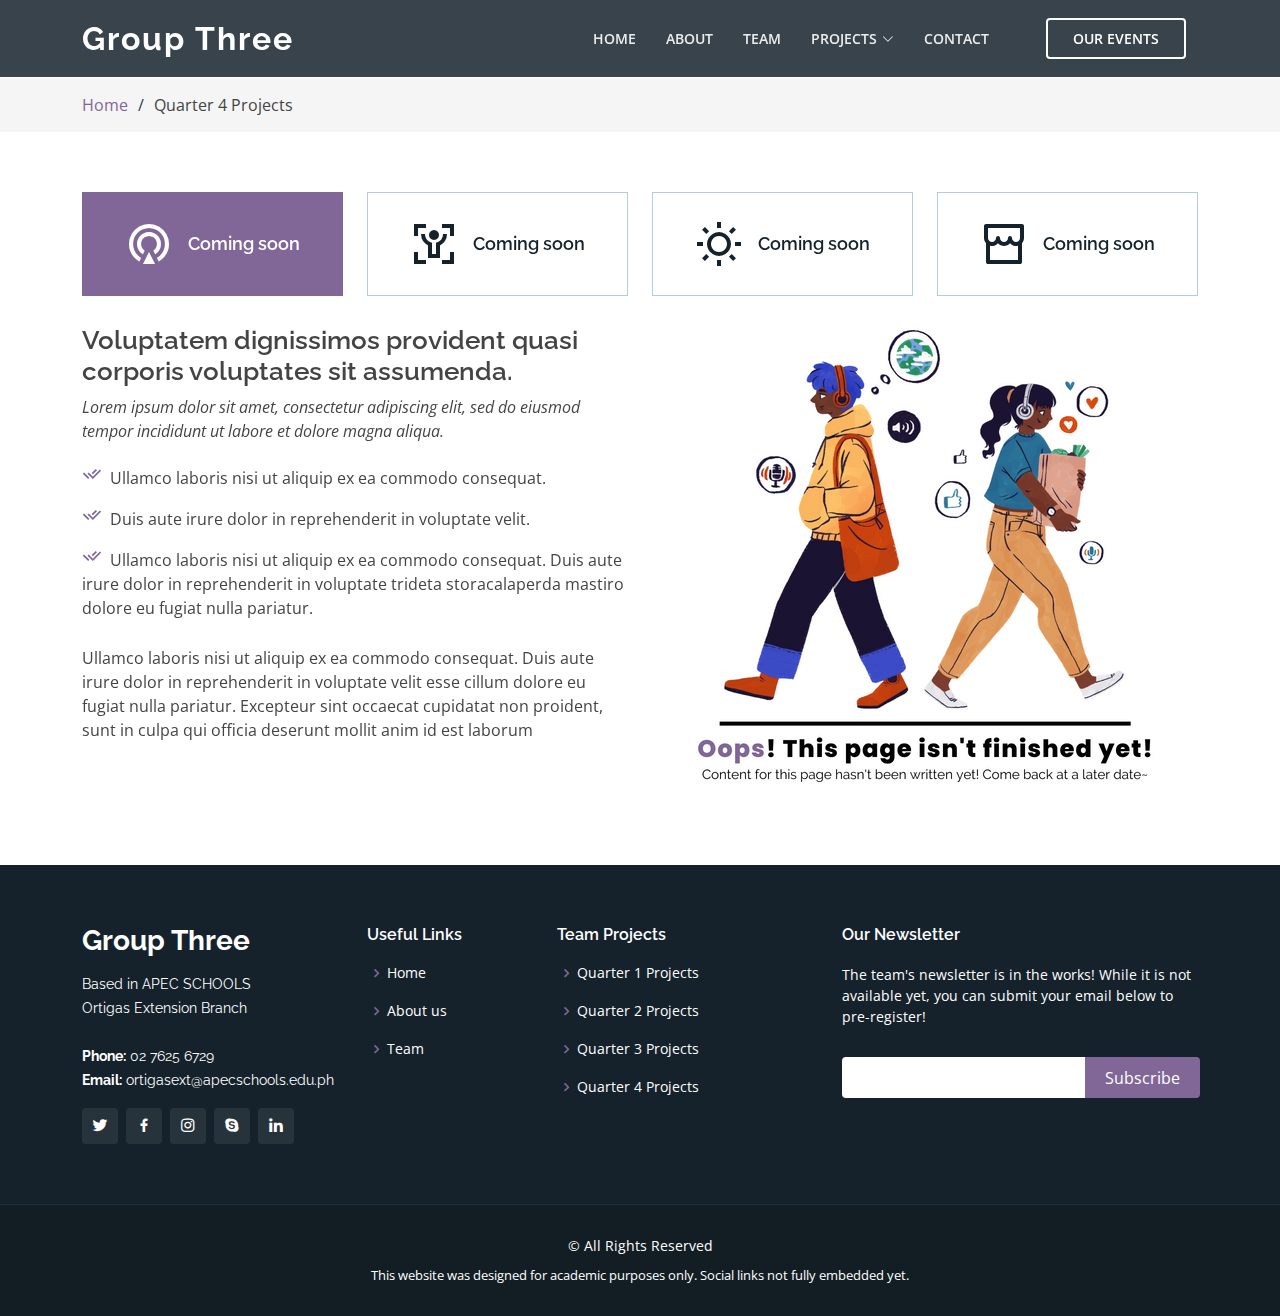
<file: quarter-four.html>
<!DOCTYPE html>
<html lang="en">

<head>
  <meta charset="utf-8">
  <meta content="width=device-width, initial-scale=1.0" name="viewport">

  <title>B09-10-S1-2 | Group 3 - Quarter 4 Projects</title>
  <meta content="" name="description">
  <meta content="" name="keywords">

  <!-- Favicons -->
  <link href="assets/img/favicon.png" rel="icon">
  <link href="assets/img/apple-touch-icon.png" rel="apple-touch-icon">

  <!-- Google Fonts -->
  <link href="https://fonts.googleapis.com/css?family=Open+Sans:300,300i,400,400i,600,600i,700,700i|Raleway:300,300i,400,400i,500,500i,600,600i,700,700i|Poppins:300,300i,400,400i,500,500i,600,600i,700,700i" rel="stylesheet">

  <!-- Vendor CSS Files -->
  <link href="assets/vendor/aos/aos.css" rel="stylesheet">
  <link href="assets/vendor/bootstrap/css/bootstrap.min.css" rel="stylesheet">
  <link href="assets/vendor/bootstrap-icons/bootstrap-icons.css" rel="stylesheet">
  <link href="assets/vendor/boxicons/css/boxicons.min.css" rel="stylesheet">
  <link href="assets/vendor/glightbox/css/glightbox.min.css" rel="stylesheet">
  <link href="assets/vendor/remixicon/remixicon.css" rel="stylesheet">
  <link href="assets/vendor/swiper/swiper-bundle.min.css" rel="stylesheet">

  <!-- Template Main CSS File -->
  <link href="assets/css/style.css" rel="stylesheet">
</head>

<body>

  <!-- ======= Header ======= -->
  <header id="header" class="fixed-top header-inner-pages">
    <div class="container d-flex align-items-center justify-content-between">

      <h1 class="logo"><a href="index.html">Group Three</a></h1>
      <!-- Uncomment below if you prefer to use an image logo -->
      <!-- <a href="index.html" class="logo"><img src="assets/img/logo.png" alt="" class="img-fluid"></a>-->

      <nav id="navbar" class="navbar">
        <ul>
          <li><a class="nav-link scrollto" href="index.html">Home</a></li>
          <li><a class="nav-link scrollto" href="index.html#about">About</a></li>
          <li><a class="nav-link scrollto" href="index.html#team">Team</a></li>
          <li class="dropdown"><a href="#"><span>Projects</span> <i class="bi bi-chevron-down"></i></a>
            <ul>
              <li><a href="quarter-one.html">Quarter 1 Projects</a></li>
              <li><a href="quarter-two.html">Quarter 2 Projects</a></li>
              <li><a href="quarter-three.html">Quarter 3 Projects</a></li>
              <li><a href="quarter-four.html">Quarter 4 Projects</a></li>
            </ul>
          </li>
          <li><a class="nav-link scrollto" href="index.html#contact">Contact</a></li>
          <li><a class="getstarted scrollto" href="our-events.html">Our Events</a></li>
        </ul>
        <i class="bi bi-list mobile-nav-toggle"></i>
      </nav><!-- .navbar -->

    </div>
  </header><!-- End Header -->

  <main id="main">

    <!-- ======= Breadcrumbs ======= -->
    <section class="breadcrumbs">
      <div class="container">

        <div class="d-flex justify-content-between align-items-baseline">
          <ol>
            <li><a href="index.html">Home</a></li>
            <li>Quarter 4 Projects</li>
          </ol>
        </div>

      </div>
    </section><!-- End Breadcrumbs -->

    <!-- ======= Features Section ======= -->
    <section id="features" class="features">
      <div class="container" data-aos="fade-up">

        <ul class="nav nav-tabs row d-flex">
          <li class="nav-item col-3">
            <a class="nav-link active show" data-bs-toggle="tab" href="#tab-1">
              <i class="ri-gps-line"></i>
              <h4 class="d-none d-lg-block">Coming soon</h4>
            </a>
          </li>
          <li class="nav-item col-3">
            <a class="nav-link" data-bs-toggle="tab" href="#tab-2">
              <i class="ri-body-scan-line"></i>
              <h4 class="d-none d-lg-block">Coming soon</h4>
            </a>
          </li>
          <li class="nav-item col-3">
            <a class="nav-link" data-bs-toggle="tab" href="#tab-3">
              <i class="ri-sun-line"></i>
              <h4 class="d-none d-lg-block">Coming soon</h4>
            </a>
          </li>
          <li class="nav-item col-3">
            <a class="nav-link" data-bs-toggle="tab" href="#tab-4">
              <i class="ri-store-line"></i>
              <h4 class="d-none d-lg-block">Coming soon</h4>
            </a>
          </li>
        </ul>

        <div class="tab-content">
          <div class="tab-pane active show" id="tab-1">
            <div class="row">
              <div class="col-lg-6 order-2 order-lg-1 mt-3 mt-lg-0">
                <h3>Voluptatem dignissimos provident quasi corporis voluptates sit assumenda.</h3>
                <p class="fst-italic">
                  Lorem ipsum dolor sit amet, consectetur adipiscing elit, sed do eiusmod tempor incididunt ut labore et dolore
                  magna aliqua.
                </p>
                <ul>
                  <li><i class="ri-check-double-line"></i> Ullamco laboris nisi ut aliquip ex ea commodo consequat.</li>
                  <li><i class="ri-check-double-line"></i> Duis aute irure dolor in reprehenderit in voluptate velit.</li>
                  <li><i class="ri-check-double-line"></i> Ullamco laboris nisi ut aliquip ex ea commodo consequat. Duis aute irure dolor in reprehenderit in voluptate trideta storacalaperda mastiro dolore eu fugiat nulla pariatur.</li>
                </ul>
                <p>
                  Ullamco laboris nisi ut aliquip ex ea commodo consequat. Duis aute irure dolor in reprehenderit in voluptate
                  velit esse cillum dolore eu fugiat nulla pariatur. Excepteur sint occaecat cupidatat non proident, sunt in
                  culpa qui officia deserunt mollit anim id est laborum
                </p>
              </div>
              <div class="col-lg-6 order-1 order-lg-2 text-center">
                <img src="assets/img/features-cs.png" alt="" class="img-fluid">
              </div>
            </div>
          </div>
          <div class="tab-pane" id="tab-2">
            <div class="row">
              <div class="col-lg-6 order-2 order-lg-1 mt-3 mt-lg-0">
                               <h3>Voluptatem dignissimos provident quasi corporis voluptates sit assumenda.</h3>
                <p class="fst-italic">
                  Lorem ipsum dolor sit amet, consectetur adipiscing elit, sed do eiusmod tempor incididunt ut labore et dolore
                  magna aliqua.
                </p>
                <ul>
                  <li><i class="ri-check-double-line"></i> Ullamco laboris nisi ut aliquip ex ea commodo consequat.</li>
                  <li><i class="ri-check-double-line"></i> Duis aute irure dolor in reprehenderit in voluptate velit.</li>
                  <li><i class="ri-check-double-line"></i> Ullamco laboris nisi ut aliquip ex ea commodo consequat. Duis aute irure dolor in reprehenderit in voluptate trideta storacalaperda mastiro dolore eu fugiat nulla pariatur.</li>
                </ul>
                <p>
                  Ullamco laboris nisi ut aliquip ex ea commodo consequat. Duis aute irure dolor in reprehenderit in voluptate
                  velit esse cillum dolore eu fugiat nulla pariatur. Excepteur sint occaecat cupidatat non proident, sunt in
                  culpa qui officia deserunt mollit anim id est laborum
                </p>
              </div>
              <div class="col-lg-6 order-1 order-lg-2 text-center">
                <img src="assets/img/features-cs.png" alt="" class="img-fluid">
              </div>
            </div>
          </div>
          <div class="tab-pane" id="tab-3">
            <div class="row">
              <div class="col-lg-6 order-2 order-lg-1 mt-3 mt-lg-0">
                              <h3>Voluptatem dignissimos provident quasi corporis voluptates sit assumenda.</h3>
                <p class="fst-italic">
                  Lorem ipsum dolor sit amet, consectetur adipiscing elit, sed do eiusmod tempor incididunt ut labore et dolore
                  magna aliqua.
                </p>
                <ul>
                  <li><i class="ri-check-double-line"></i> Ullamco laboris nisi ut aliquip ex ea commodo consequat.</li>
                  <li><i class="ri-check-double-line"></i> Duis aute irure dolor in reprehenderit in voluptate velit.</li>
                  <li><i class="ri-check-double-line"></i> Ullamco laboris nisi ut aliquip ex ea commodo consequat. Duis aute irure dolor in reprehenderit in voluptate trideta storacalaperda mastiro dolore eu fugiat nulla pariatur.</li>
                </ul>
                <p>
                  Ullamco laboris nisi ut aliquip ex ea commodo consequat. Duis aute irure dolor in reprehenderit in voluptate
                  velit esse cillum dolore eu fugiat nulla pariatur. Excepteur sint occaecat cupidatat non proident, sunt in
                  culpa qui officia deserunt mollit anim id est laborum
                </p>
              </div>
              <div class="col-lg-6 order-1 order-lg-2 text-center">
                <img src="assets/img/features-cs.png" alt="" class="img-fluid">
              </div>
            </div>
          </div>
          <div class="tab-pane" id="tab-4">
            <div class="row">
              <div class="col-lg-6 order-2 order-lg-1 mt-3 mt-lg-0">
                            <h3>Voluptatem dignissimos provident quasi corporis voluptates sit assumenda.</h3>
                <p class="fst-italic">
                  Lorem ipsum dolor sit amet, consectetur adipiscing elit, sed do eiusmod tempor incididunt ut labore et dolore
                  magna aliqua.
                </p>
                <ul>
                  <li><i class="ri-check-double-line"></i> Ullamco laboris nisi ut aliquip ex ea commodo consequat.</li>
                  <li><i class="ri-check-double-line"></i> Duis aute irure dolor in reprehenderit in voluptate velit.</li>
                  <li><i class="ri-check-double-line"></i> Ullamco laboris nisi ut aliquip ex ea commodo consequat. Duis aute irure dolor in reprehenderit in voluptate trideta storacalaperda mastiro dolore eu fugiat nulla pariatur.</li>
                </ul>
                <p>
                  Ullamco laboris nisi ut aliquip ex ea commodo consequat. Duis aute irure dolor in reprehenderit in voluptate
                  velit esse cillum dolore eu fugiat nulla pariatur. Excepteur sint occaecat cupidatat non proident, sunt in
                  culpa qui officia deserunt mollit anim id est laborum
                </p>
              </div>
              <div class="col-lg-6 order-1 order-lg-2 text-center">
                <img src="assets/img/features-cs.png" alt="" class="img-fluid">
              </div>
            </div>
          </div>
        </div>

      </div>
    </section><!-- End Features Section -->

  </main><!-- End #main -->

  <!-- ======= Footer ======= -->
  <footer id="footer">
    <div class="footer-top">
      <div class="container">
        <div class="row">

          <div class="col-lg-3 col-md-6">
            <div class="footer-info">
              <h3>Group Three</h3>
              <p>
                Based in APEC SCHOOLS <br>
                Ortigas Extension Branch<br><br>
                <strong>Phone:</strong> 02 7625 6729<br>
                <strong>Email:</strong> ortigasext@apecschools.edu.ph<br>
              </p>
              <div class="social-links mt-3">
                <a href="#" class="twitter"><i class="bx bxl-twitter"></i></a>
                <a href="#" class="facebook"><i class="bx bxl-facebook"></i></a>
                <a href="#" class="instagram"><i class="bx bxl-instagram"></i></a>
                <a href="#" class="google-plus"><i class="bx bxl-skype"></i></a>
                <a href="#" class="linkedin"><i class="bx bxl-linkedin"></i></a>
              </div>
            </div>
          </div>

          <div class="col-lg-2 col-md-6 footer-links">
            <h4>Useful Links</h4>
            <ul>
              <li><i class="bx bx-chevron-right"></i> <a href="index.html#hero">Home</a></li>
              <li><i class="bx bx-chevron-right"></i> <a href="index.html#about">About us</a></li>
              <li><i class="bx bx-chevron-right"></i> <a href="index.html#team">Team</a></li>
            </ul>
          </div>

          <div class="col-lg-3 col-md-6 footer-links">
            <h4>Team Projects</h4>
            <ul>
              <li><i class="bx bx-chevron-right"></i> <a href="quarter-one.html">Quarter 1 Projects</a></li>
              <li><i class="bx bx-chevron-right"></i> <a href="quarter-two.html">Quarter 2 Projects</a></li>
              <li><i class="bx bx-chevron-right"></i> <a href="quarter-three.html">Quarter 3 Projects</a></li>
              <li><i class="bx bx-chevron-right"></i> <a href="quarter-four.html">Quarter 4 Projects</a></li>
            </ul>
          </div>

          <div class="col-lg-4 col-md-6 footer-newsletter">
            <h4>Our Newsletter</h4>
            <p>The team's newsletter is in the works! While it is not available yet, you can submit your email below to pre-register! </p>
            <form action="" method="post">
              <input type="email" name="email"><input type="submit" value="Subscribe">
            </form>

          </div>

        </div>
      </div>
    </div>

    <div class="container">
      <div class="copyright">
        &copy; All Rights Reserved
      </div>
      <div class="credits">
        This website was designed for academic purposes only. Social links not fully embedded yet.
      </div>
    </div>
  </footer><!-- End Footer -->

  <div id="preloader"></div>
  <a href="#" class="back-to-top d-flex align-items-center justify-content-center"><i class="bi bi-arrow-up-short"></i></a>

  <!-- Vendor JS Files -->
  <script src="assets/vendor/purecounter/purecounter_vanilla.js"></script>
  <script src="assets/vendor/aos/aos.js"></script>
  <script src="assets/vendor/bootstrap/js/bootstrap.bundle.min.js"></script>
  <script src="assets/vendor/glightbox/js/glightbox.min.js"></script>
  <script src="assets/vendor/isotope-layout/isotope.pkgd.min.js"></script>
  <script src="assets/vendor/swiper/swiper-bundle.min.js"></script>
  <script src="assets/vendor/php-email-form/validate.js"></script>

  <!-- Template Main JS File -->
  <script src="assets/js/main.js"></script>

</body>

</html>
</file>
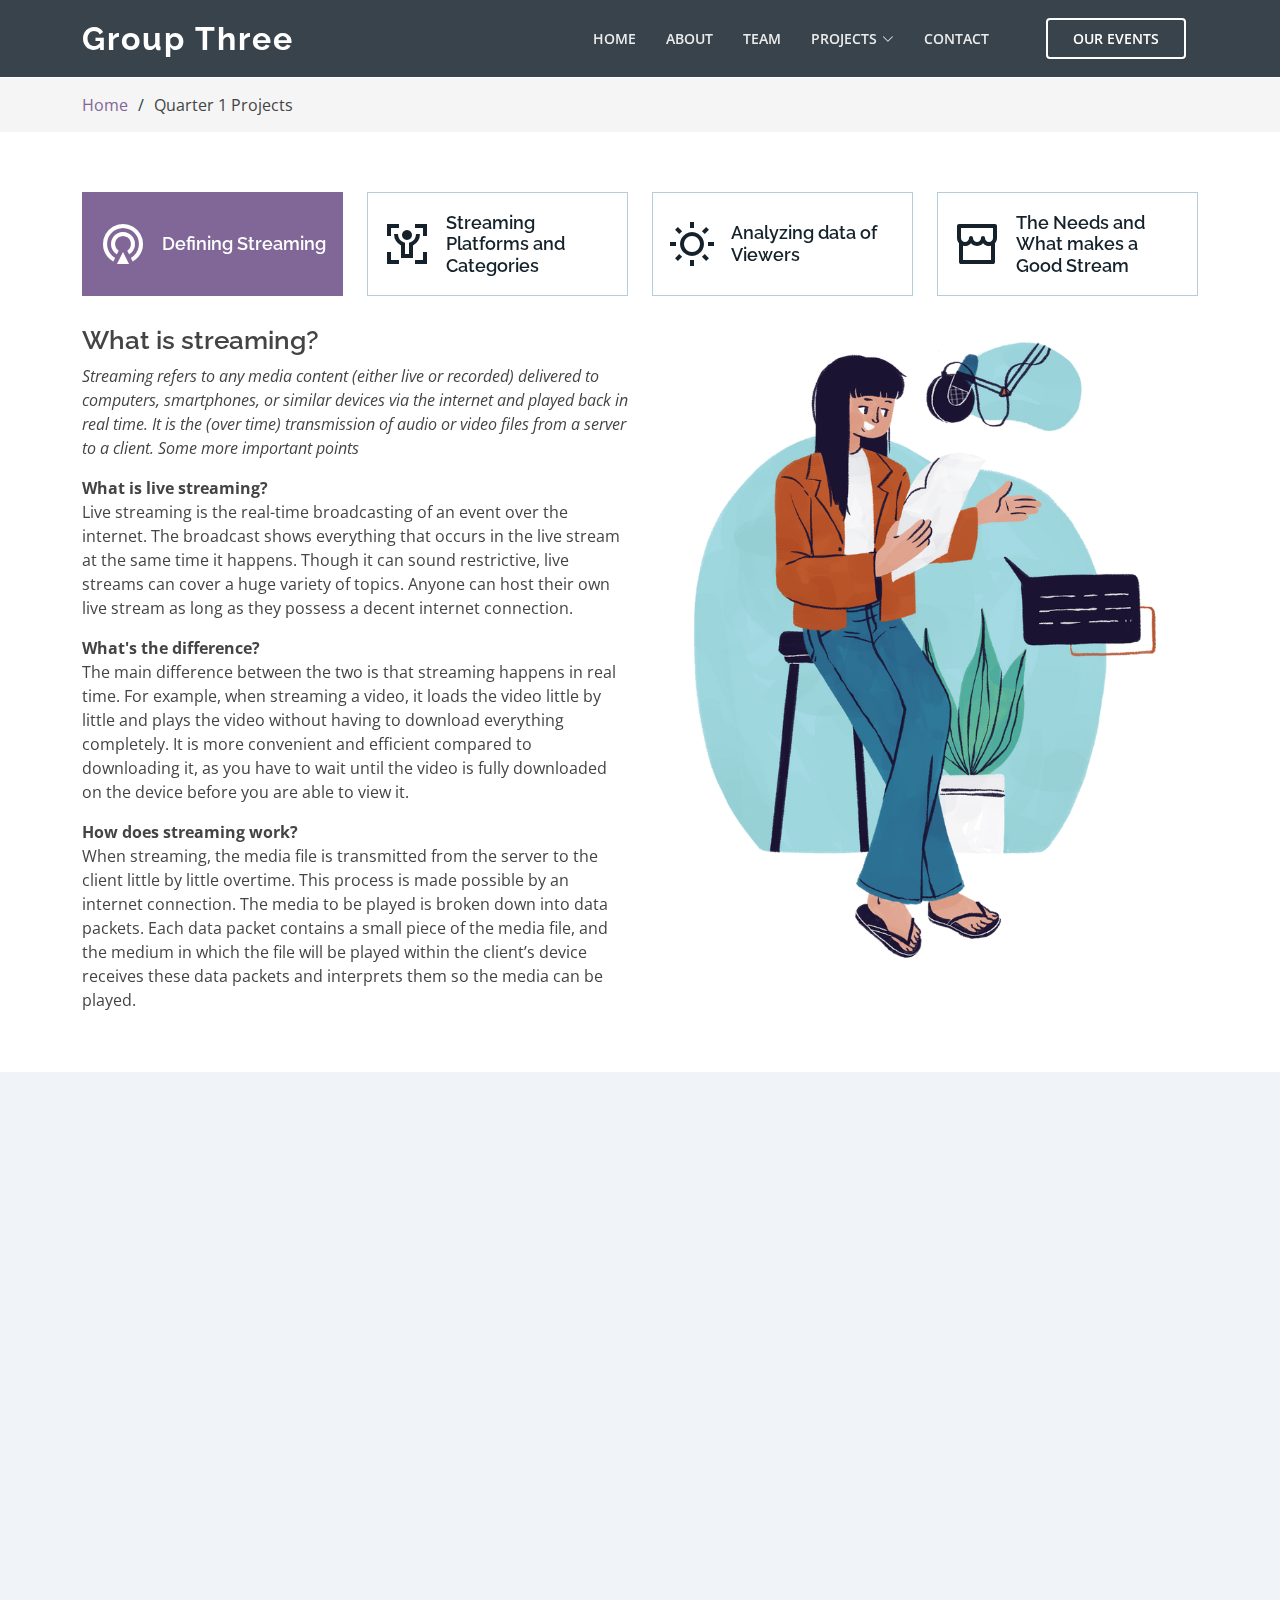
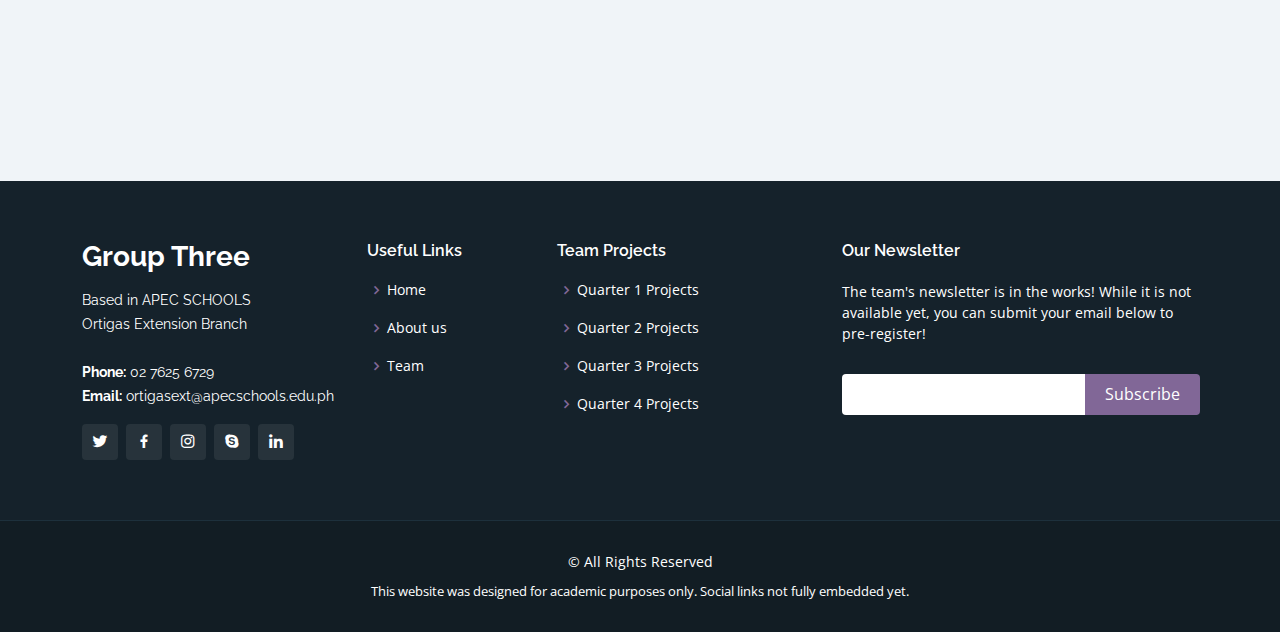
<file: quarter-one.html>
<!DOCTYPE html>
<html lang="en">

<head>
  <meta charset="utf-8">
  <meta content="width=device-width, initial-scale=1.0" name="viewport">

  <title>B09-10-S1-2 | Group 3 - Quarter 1 Projects</title>
  <meta content="" name="description">
  <meta content="" name="keywords">

  <!-- Favicons -->
  <link href="assets/img/favicon.png" rel="icon">
  <link href="assets/img/apple-touch-icon.png" rel="apple-touch-icon">

  <!-- Google Fonts -->
  <link href="https://fonts.googleapis.com/css?family=Open+Sans:300,300i,400,400i,600,600i,700,700i|Raleway:300,300i,400,400i,500,500i,600,600i,700,700i|Poppins:300,300i,400,400i,500,500i,600,600i,700,700i" rel="stylesheet">

  <!-- Vendor CSS Files -->
  <link href="assets/vendor/aos/aos.css" rel="stylesheet">
  <link href="assets/vendor/bootstrap/css/bootstrap.min.css" rel="stylesheet">
  <link href="assets/vendor/bootstrap-icons/bootstrap-icons.css" rel="stylesheet">
  <link href="assets/vendor/boxicons/css/boxicons.min.css" rel="stylesheet">
  <link href="assets/vendor/glightbox/css/glightbox.min.css" rel="stylesheet">
  <link href="assets/vendor/remixicon/remixicon.css" rel="stylesheet">
  <link href="assets/vendor/swiper/swiper-bundle.min.css" rel="stylesheet">

  <!-- Template Main CSS File -->
  <link href="assets/css/style.css" rel="stylesheet">
</head>

<body>

  <!-- ======= Header ======= -->
  <header id="header" class="fixed-top header-inner-pages">
    <div class="container d-flex align-items-center justify-content-between">

      <h1 class="logo"><a href="index.html">Group Three</a></h1>
      <!-- Uncomment below if you prefer to use an image logo -->
      <!-- <a href="index.html" class="logo"><img src="assets/img/logo.png" alt="" class="img-fluid"></a>-->

      <nav id="navbar" class="navbar">
        <ul>
          <li><a class="nav-link scrollto" href="index.html">Home</a></li>
          <li><a class="nav-link scrollto" href="index.html#about">About</a></li>
          <li><a class="nav-link scrollto" href="index.html#team">Team</a></li>
          <li class="dropdown"><a href="#"><span>Projects</span> <i class="bi bi-chevron-down"></i></a>
            <ul>
              <li><a href="quarter-one.html">Quarter 1 Projects</a></li>
              <li><a href="quarter-two.html">Quarter 2 Projects</a></li>
              <li><a href="quarter-three.html">Quarter 3 Projects</a></li>
              <li><a href="quarter-four.html">Quarter 4 Projects</a></li>
            </ul>
          </li>
          <li><a class="nav-link scrollto" href="index.html#contact">Contact</a></li>
          <li><a class="getstarted scrollto" href="our-events.html">Our Events</a></li>
        </ul>
        <i class="bi bi-list mobile-nav-toggle"></i>
      </nav><!-- .navbar -->

    </div>
  </header><!-- End Header -->

  <main id="main">

    <!-- ======= Breadcrumbs ======= -->
    <section class="breadcrumbs">
      <div class="container">

        <div class="d-flex justify-content-between align-items-baseline">
          <ol>
            <li><a href="index.html">Home</a></li>
            <li>Quarter 1 Projects</li>
          </ol>
        </div>

      </div>
    </section><!-- End Breadcrumbs -->

    <!-- ======= Features Section ======= -->
    <section id="features" class="features">
      <div class="container" data-aos="fade-up">

        <ul class="nav nav-tabs row d-flex">
          <li class="nav-item col-3">
            <a class="nav-link active show" data-bs-toggle="tab" href="#tab-1">
              <i class="ri-gps-line"></i>
              <h4 class="d-none d-lg-block">Defining Streaming</h4>
            </a>
          </li>
          <li class="nav-item col-3">
            <a class="nav-link" data-bs-toggle="tab" href="#tab-2">
              <i class="ri-body-scan-line"></i>
              <h4 class="d-none d-lg-block">Streaming Platforms and Categories</h4>
            </a>
          </li>
          <li class="nav-item col-3">
            <a class="nav-link" data-bs-toggle="tab" href="#tab-3">
              <i class="ri-sun-line"></i>
              <h4 class="d-none d-lg-block">Analyzing data of Viewers</h4>
            </a>
          </li>
          <li class="nav-item col-3">
            <a class="nav-link" data-bs-toggle="tab" href="#tab-4">
              <i class="ri-store-line"></i>
              <h4 class="d-none d-lg-block">The Needs and What makes a Good Stream</h4>
            </a>
          </li>
        </ul>

        <div class="tab-content">
          <div class="tab-pane active show" id="tab-1">
            <div class="row">
              <div class="col-lg-6 order-2 order-lg-1 mt-3 mt-lg-0">
                <h3>What is streaming?</h3>
                <p class="fst-italic">
                  Streaming refers to any media content (either live or recorded) delivered to computers, smartphones, or similar devices via the internet and played back in real time. It is the (over time) transmission of audio or video files from a server to a client. Some more important points
                </p>
                <span style="font-weight: bold">What is live streaming?</span>
                <p>
                   Live streaming is the real-time broadcasting of an event over the internet. The broadcast shows everything that occurs in the live stream at the same time it happens. Though it can sound restrictive, live streams can cover a huge variety of topics. Anyone can host their own live stream as long as they possess a decent internet connection.
                </p>
                <span style="font-weight: bold">What's the difference?</span>
                <p>
                  The main difference between the two is that streaming happens in real time. For example, when streaming a video, it loads the video little by little and plays the video without having to download everything completely. It is more convenient and efficient compared to downloading it, as you have to wait until the video is fully downloaded on the device before you are able to view it.
                  </p>
                  <span style="font-weight: bold">How does streaming work?</span>
                  <p>
                  When streaming, the media file is transmitted from the server to the client little by little overtime. This process is made possible by an internet connection. The media to be played is broken down into data packets. Each data packet contains a small piece of the media file, and the medium in which the file will be played within the client’s device receives these data packets and interprets them so the media can be played.
                  </p>
              </div>


              <div class="col-lg-6 order-1 order-lg-2 text-center">
                <img src="assets/img/features-1.png" alt="" class="img-fluid">
              </div>
            </div>
          </div>
          <div class="tab-pane" id="tab-2">
            <div class="row">
              <div class="col-lg-6 order-2 order-lg-1 mt-3 mt-lg-0">
                <h3>Types of streaming content and platforms</h3>
                <p>
                 There is a wide range of types of streaming content you can encounter on the internet, especially with the large and still growing number of aspiring creators on available streaming platforms. However, the most popular mainstream forms of streaming include podcasts, webcasts, movies, TV shows and music videos. The most popular mainstream forms of live streaming include award shows, boxing matches, video game tournaments.
                </p>
                <p>
                 Streaming content usually comes in the form of a video or audio file. There are many different types of platforms available to post these files online, making it readily available for streaming. Here are a few of the most popular video and audio streaming sites used on the internet:
                </p>
                <ul>
                  <li><i class="ri-check-double-line"></i> Netflix, Hulu, Amazon Prime Video</li>
                  <li><i class="ri-check-double-line"></i> YouTube, Twitch, Vimeo, LinkedIN.</li>
                  <li><i class="ri-check-double-line"></i> Facebook, Twitter, TikTok, Instagram</li>
                  <li><i class="ri-check-double-line"></i> Spotify, Apple Music</li>
                </ul>
              </div>
  
  
              <div class="col-lg-6 order-1 order-lg-2 text-center">
                <img src="assets/img/features-2.png" alt="" class="img-fluid">
              </div>
            </div>
          </div>
          <div class="tab-pane" id="tab-3">
            <div class="row">
              <div class="col-lg-6 order-2 order-lg-1 mt-3 mt-lg-0">
                <h3>Viewers analysis for three chosen streaming categories</h3>
                <p>
                  Soon, we will also create content for streaming platforms. The team decided to perform research on three categories of streaming we think are best suited for the content we have planned:
                </p>
                <ul>
                  <li><i class="ri-check-double-line"></i> Video Game Walkthroughs</li>
                  <li><i class="ri-check-double-line"></i> Live Podcasts</li>
                  <li><i class="ri-check-double-line"></i> Educational Videos</li>
                </ul>
                <p>
                  We first used the methods of basic research to analyze demographic statistics of the viewers in the selected categories.
                </p>
                <span style="font-weight: bold">Analysis on the viewers of Video Game Walkthroughs</span>
                <p>
The viewer population of this category consists of 55% males and 45% females. The average age of the group is 35, consisting mostly of people from 18 to 55 years of age. The majority of people within the group hail from the Philippines, Thailand, and Indonesia respectively (greatest to least order). On average, people from this group earn around $58,800 per year. <br><br> They enjoy video game walkthroughs for a variety of reasons. Some want to experience the game they don’t have access to, and some just like to see the reactions of others playing the game. They feel that games help develop good problem solving skills, promote teamwork and communication, and are a better form of entertainment than anything on TV.
                </p>
                <hr>
                <span style="font-weight: bold">Analysis on the viewers of Live Podcasts</span>
                <p>
The viewer population of this category consists of 53.9% males and 46.1% females. The average age of the group is around 13 to 35, but a lot of people outside of that age group also consume podcasts (those above 56 years of age also consume them). The majority of people within the group hail from the United States, India, and Japan respectively (greatest to least order). On average, people from this group earn around $75,000 per year. <br><br> According to listeners, “podcasts give a layer of emotion to journalism that cold, black text on a white screen cannot. The inflection of one’s words, the emphasis on tone, the personality, it’s all lost in a typical article. But not in podcasts.” Additionally, listeners feel that podcasts are an effective way of absorbing information as they are fun to listen to and there are no time and place restrictions in place to listen to them.
                </p>
                <hr>
                <span style="font-weight: bold">Analysis on the viewers of Educational Videos</span>
                <p>
The viewer population of this category consists of 40% males and 60% females. The average age of the group is 12 to 44, consisting mostly of teachers and students. The majority of people within the group hail from China, Malaysia, Germany, and the United States respectively (greatest to least order). On average, people from this group earn around $53,800 to $57,840 per year. <br><br> Viewers enjoy this content because of how accessible they are and how the information is made comprehensible. Educational videos make viewers connect faster. Effective educational videos significantly improve the memory process by facilitating thinking in the manner of asking questions. Viewers also indicate that educational videos changed their learning approach by making the entire learning process ‘convenient’ and ‘comfortable’.
                </p>
              </div>
              <div class="col-lg-6 order-1 order-lg-2 text-center">
                <img src="assets/img/features-3.png" alt="" class="img-fluid">
              </div>
            </div>
          </div>
          
          
          <div class="tab-pane" id="tab-4">
            <div class="row">
              <div class="col-lg-6 order-2 order-lg-1 mt-3 mt-lg-0">
                <h3>Needs of Viewers and What makes a Good Stream</h3>
                <p>
In order to identify the needs of the viewers, the team conducted a survey that aimed to connect  with our target audience to decide what streaming category to pursue and empathize with them to figure out what needs they possibly have for the chosen streaming category. <br><br> Most (48.1%) of the survey participants chose “video game walkthroughs” as their favorite from the options, therefore we decided to go with this category in order to appeal to the audience.
                </p>
                <p>
                  According to the survey, <span style="font-weight: bold">the main reasons</span> the participants watch Gameplay content are:
                </p>
                <ul>
                  <li><i class="ri-check-double-line"></i> They find the humor in the videos funny</li>
                  <li><i class="ri-check-double-line"></i> The creator is good at playing the game, which is satisfying to watch</li>
                  <li><i class="ri-check-double-line"></i> They can get a better understanding of the games featured in the content</li>
                  <li><i class="ri-check-double-line"></i> The creators are likable, relatable, and can sometimes be a little quirky</li>
                  <li><i class="ri-check-double-line"></i> The creators do not give up playing the game quickly even if the game proves difficult</li>
                </ul>
                <p>
                  In conclusion, according to the survey, the <span style="font-weight: bold">needs to be satisfied</span> are:
                </p>
                <ul>
                  <li><i class="ri-check-double-line"></i> More games that feature multiplayer/collaboration should be playedy</li>
                  <li><i class="ri-check-double-line"></i> An atmosphere that is more focused on having fun and not always on winning</li>
                  <li><i class="ri-check-double-line"></i> More gameplay videos that are casual that uses appropriate, inoffensive humor</li>
                </ul>
                <hr>
                <span style="font-weight: bold">The necessary steps to produce a good stream</span>
                <p>In order to produce content that is satisfactory to our audience, the team must prepare the proper equipment and software to use record footage, edit clips and audio, etc. in order to provide a visually pleasing experience for the viewer. Additionally, applying the needs mentioned by the participants is also essential to create content that accommodates those needs, and in turn, further satisfies the viewer.
                </p>
              </div>
              <div class="col-lg-6 order-1 order-lg-2 text-center">
                <img src="assets/img/features-4.png" alt="" class="img-fluid">
              </div>
            </div>
          </div>
        </div>

      </div>
    </section><!-- End Features Section -->

    <!-- ======= Services Section ======= -->
    <section id="services" class="services section-bg">
      <div class="container" data-aos="fade-up">

        <div class="section-title">
          <h2>Other Projects</h2>
          <p>See more from us</p>
        </div>

        <div class="row" data-aos="fade-up" data-aos-delay="200">
          <div class="col-md-6">
            <div class="icon-box">
              <i class="bi bi-card-checklist"></i>
              <h4><a href="https://docs.google.com/document/d/1u5CiQoNiopPrH5tCSHSYr5LFd3AiItkSWfczmlnNQ_Q/edit?usp=sharing">JavaScript Operators Guide - Part 1</a></h4>
              <p>Written with a reader five years of age in mind, this guide was designed to be simple to understand! It features brief explanations and simple examples of the arithmetic, logical, and assignment operators available on JavaScript.</p>
            </div>
          </div>
          <div class="col-md-6 mt-4 mt-md-0">
            <div class="icon-box">
              <i class="bi bi-card-checklist"></i>
              <h4><a href="https://docs.google.com/document/d/1KAe3cf5ByzW0PiMAPdK9l7jv9YgQd3zGDjX3FvfHmCw/edit?usp=sharing">JavaScript Operators Guide - Part 2</a></h4>
              <p>Second part of the simplified JavaScript Operators guide series which covers the logical and comparison operators available on JavaScript. It also features examples with explanations of the code.</p>
            </div>
          </div>
          <div class="col-md-6 mt-4 mt-md-0">
            <div class="icon-box">
              <i class="bi bi-card-checklist"></i>
              <h4><a href="https://docs.google.com/document/d/104bXCIhGP7rao5cu0_MXUriQezDjir34YDdyuqsjwcA/edit?usp=sharing">JavaScript Switch Statement Guide</a></h4>
              <p>This was one of the last minor projects we worked on in this quarter. This guide seeks to briefly explain what a switch statement is in JavaScript, going over its syntax, uses, and examples. Aditionally, it also features an explanation to the important keywords used in a switch statement.</p>
            </div>
          </div>
        </div>
      </div>
    </section><!-- End Services Section -->
  </main><!-- End #main -->

  <!-- ======= Footer ======= -->
  <footer id="footer">
    <div class="footer-top">
      <div class="container">
        <div class="row">

          <div class="col-lg-3 col-md-6">
            <div class="footer-info">
              <h3>Group Three</h3>
              <p>
                Based in APEC SCHOOLS <br>
                Ortigas Extension Branch<br><br>
                <strong>Phone:</strong> 02 7625 6729<br>
                <strong>Email:</strong> ortigasext@apecschools.edu.ph<br>
              </p>
              <div class="social-links mt-3">
                <a href="#" class="twitter"><i class="bx bxl-twitter"></i></a>
                <a href="#" class="facebook"><i class="bx bxl-facebook"></i></a>
                <a href="#" class="instagram"><i class="bx bxl-instagram"></i></a>
                <a href="#" class="google-plus"><i class="bx bxl-skype"></i></a>
                <a href="#" class="linkedin"><i class="bx bxl-linkedin"></i></a>
              </div>
            </div>
          </div>

          <div class="col-lg-2 col-md-6 footer-links">
            <h4>Useful Links</h4>
            <ul>
              <li><i class="bx bx-chevron-right"></i> <a href="index.html#hero">Home</a></li>
              <li><i class="bx bx-chevron-right"></i> <a href="index.html#about">About us</a></li>
              <li><i class="bx bx-chevron-right"></i> <a href="index.html#team">Team</a></li>
            </ul>
          </div>

          <div class="col-lg-3 col-md-6 footer-links">
            <h4>Team Projects</h4>
            <ul>
              <li><i class="bx bx-chevron-right"></i> <a href="quarter-one.html">Quarter 1 Projects</a></li>
              <li><i class="bx bx-chevron-right"></i> <a href="quarter-two.html">Quarter 2 Projects</a></li>
              <li><i class="bx bx-chevron-right"></i> <a href="quarter-three.html">Quarter 3 Projects</a></li>
              <li><i class="bx bx-chevron-right"></i> <a href="quarter-four.html">Quarter 4 Projects</a></li>
            </ul>
          </div>

          <div class="col-lg-4 col-md-6 footer-newsletter">
            <h4>Our Newsletter</h4>
            <p>The team's newsletter is in the works! While it is not available yet, you can submit your email below to pre-register! </p>
            <form action="" method="post">
              <input type="email" name="email"><input type="submit" value="Subscribe">
            </form>

          </div>

        </div>
      </div>
    </div>

    <div class="container">
      <div class="copyright">
        &copy; All Rights Reserved
      </div>
      <div class="credits">
        This website was designed for academic purposes only. Social links not fully embedded yet.
      </div>
    </div>
  </footer><!-- End Footer -->

  <div id="preloader"></div>
  <a href="#" class="back-to-top d-flex align-items-center justify-content-center"><i class="bi bi-arrow-up-short"></i></a>

  <!-- Vendor JS Files -->
  <script src="assets/vendor/purecounter/purecounter_vanilla.js"></script>
  <script src="assets/vendor/aos/aos.js"></script>
  <script src="assets/vendor/bootstrap/js/bootstrap.bundle.min.js"></script>
  <script src="assets/vendor/glightbox/js/glightbox.min.js"></script>
  <script src="assets/vendor/isotope-layout/isotope.pkgd.min.js"></script>
  <script src="assets/vendor/swiper/swiper-bundle.min.js"></script>
  <script src="assets/vendor/php-email-form/validate.js"></script>

  <!-- Template Main JS File -->
  <script src="assets/js/main.js"></script>

</body>

</html>
</file>
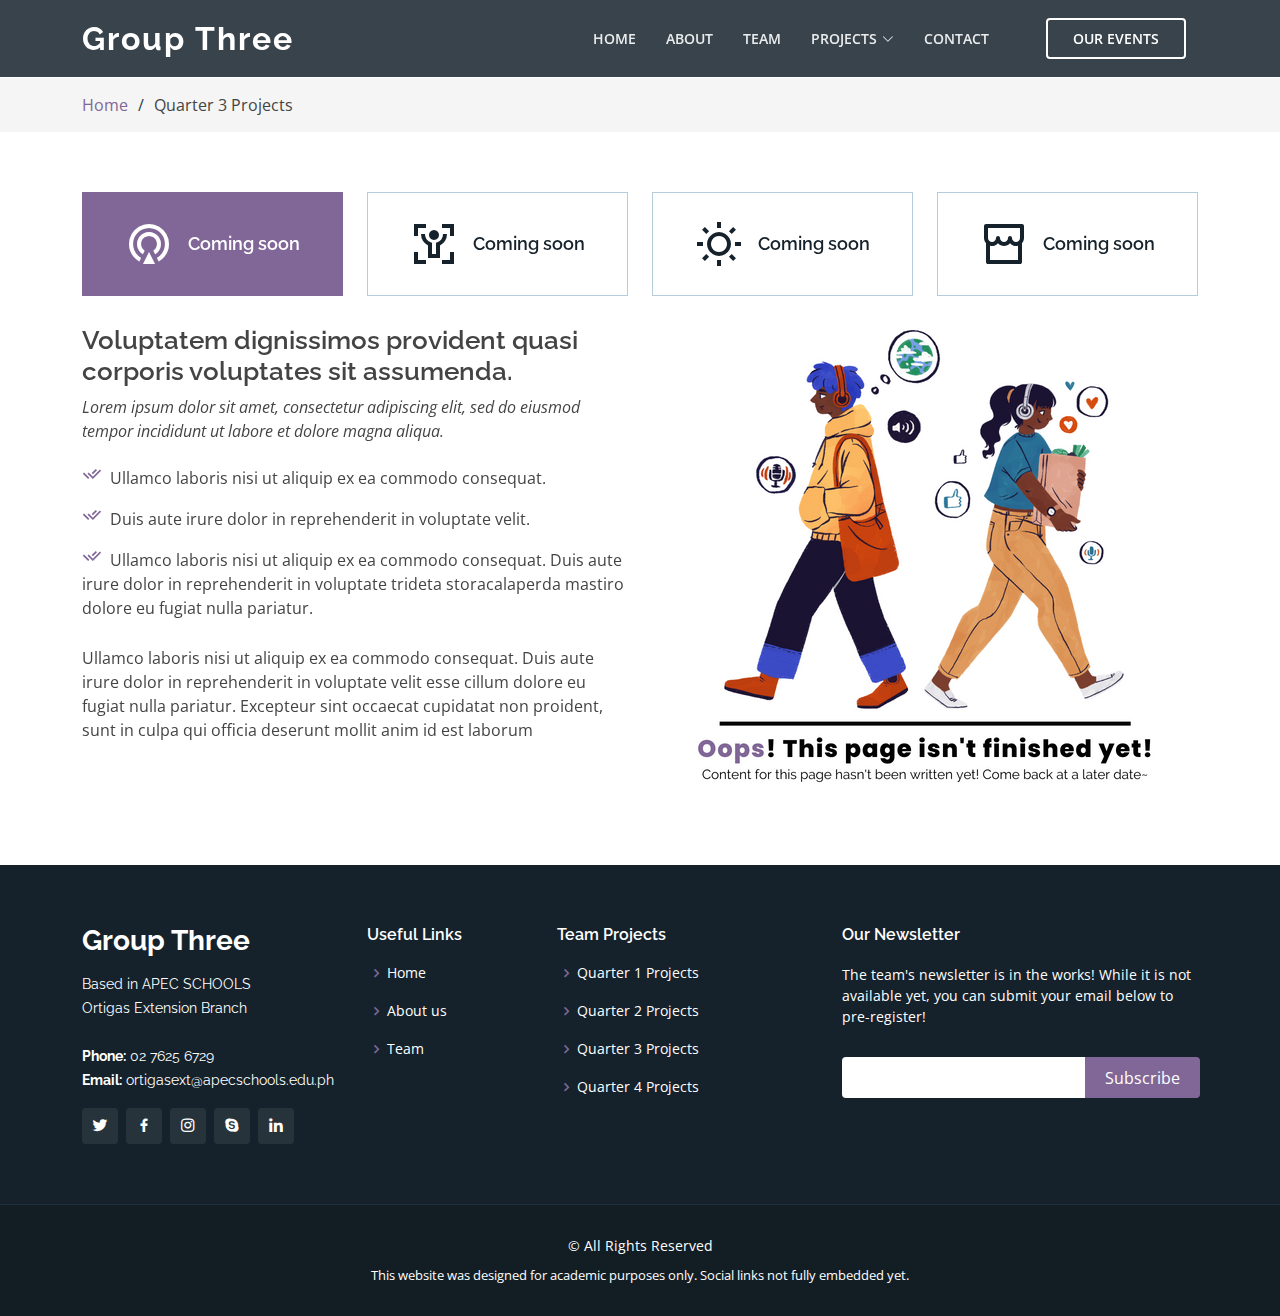
<file: quarter-three.html>
<!DOCTYPE html>
<html lang="en">

<head>
  <meta charset="utf-8">
  <meta content="width=device-width, initial-scale=1.0" name="viewport">

  <title>B09-10-S1-2 | Group 3 - Quarter 3 Projects</title>
  <meta content="" name="description">
  <meta content="" name="keywords">

  <!-- Favicons -->
  <link href="assets/img/favicon.png" rel="icon">
  <link href="assets/img/apple-touch-icon.png" rel="apple-touch-icon">

  <!-- Google Fonts -->
  <link href="https://fonts.googleapis.com/css?family=Open+Sans:300,300i,400,400i,600,600i,700,700i|Raleway:300,300i,400,400i,500,500i,600,600i,700,700i|Poppins:300,300i,400,400i,500,500i,600,600i,700,700i" rel="stylesheet">

  <!-- Vendor CSS Files -->
  <link href="assets/vendor/aos/aos.css" rel="stylesheet">
  <link href="assets/vendor/bootstrap/css/bootstrap.min.css" rel="stylesheet">
  <link href="assets/vendor/bootstrap-icons/bootstrap-icons.css" rel="stylesheet">
  <link href="assets/vendor/boxicons/css/boxicons.min.css" rel="stylesheet">
  <link href="assets/vendor/glightbox/css/glightbox.min.css" rel="stylesheet">
  <link href="assets/vendor/remixicon/remixicon.css" rel="stylesheet">
  <link href="assets/vendor/swiper/swiper-bundle.min.css" rel="stylesheet">

  <!-- Template Main CSS File -->
  <link href="assets/css/style.css" rel="stylesheet">
</head>

<body>

  <!-- ======= Header ======= -->
  <header id="header" class="fixed-top header-inner-pages">
    <div class="container d-flex align-items-center justify-content-between">

      <h1 class="logo"><a href="index.html">Group Three</a></h1>
      <!-- Uncomment below if you prefer to use an image logo -->
      <!-- <a href="index.html" class="logo"><img src="assets/img/logo.png" alt="" class="img-fluid"></a>-->

      <nav id="navbar" class="navbar">
        <ul>
          <li><a class="nav-link scrollto" href="index.html">Home</a></li>
          <li><a class="nav-link scrollto" href="index.html#about">About</a></li>
          <li><a class="nav-link scrollto" href="index.html#team">Team</a></li>
          <li class="dropdown"><a href="#"><span>Projects</span> <i class="bi bi-chevron-down"></i></a>
            <ul>
              <li><a href="quarter-one.html">Quarter 1 Projects</a></li>
              <li><a href="quarter-two.html">Quarter 2 Projects</a></li>
              <li><a href="quarter-three.html">Quarter 3 Projects</a></li>
              <li><a href="quarter-four.html">Quarter 4 Projects</a></li>
            </ul>
          </li>
          <li><a class="nav-link scrollto" href="index.html#contact">Contact</a></li>
          <li><a class="getstarted scrollto" href="our-events.html">Our Events</a></li>
        </ul>
        <i class="bi bi-list mobile-nav-toggle"></i>
      </nav><!-- .navbar -->

    </div>
  </header><!-- End Header -->

  <main id="main">

    <!-- ======= Breadcrumbs ======= -->
    <section class="breadcrumbs">
      <div class="container">

        <div class="d-flex justify-content-between align-items-baseline">
          <ol>
            <li><a href="index.html">Home</a></li>
            <li>Quarter 3 Projects</li>
          </ol>
        </div>

      </div>
    </section><!-- End Breadcrumbs -->

    <!-- ======= Features Section ======= -->
    <section id="features" class="features">
      <div class="container" data-aos="fade-up">

        <ul class="nav nav-tabs row d-flex">
          <li class="nav-item col-3">
            <a class="nav-link active show" data-bs-toggle="tab" href="#tab-1">
              <i class="ri-gps-line"></i>
              <h4 class="d-none d-lg-block">Coming soon</h4>
            </a>
          </li>
          <li class="nav-item col-3">
            <a class="nav-link" data-bs-toggle="tab" href="#tab-2">
              <i class="ri-body-scan-line"></i>
              <h4 class="d-none d-lg-block">Coming soon</h4>
            </a>
          </li>
          <li class="nav-item col-3">
            <a class="nav-link" data-bs-toggle="tab" href="#tab-3">
              <i class="ri-sun-line"></i>
              <h4 class="d-none d-lg-block">Coming soon</h4>
            </a>
          </li>
          <li class="nav-item col-3">
            <a class="nav-link" data-bs-toggle="tab" href="#tab-4">
              <i class="ri-store-line"></i>
              <h4 class="d-none d-lg-block">Coming soon</h4>
            </a>
          </li>
        </ul>

        <div class="tab-content">
          <div class="tab-pane active show" id="tab-1">
            <div class="row">
              <div class="col-lg-6 order-2 order-lg-1 mt-3 mt-lg-0">
                <h3>Voluptatem dignissimos provident quasi corporis voluptates sit assumenda.</h3>
                <p class="fst-italic">
                  Lorem ipsum dolor sit amet, consectetur adipiscing elit, sed do eiusmod tempor incididunt ut labore et dolore
                  magna aliqua.
                </p>
                <ul>
                  <li><i class="ri-check-double-line"></i> Ullamco laboris nisi ut aliquip ex ea commodo consequat.</li>
                  <li><i class="ri-check-double-line"></i> Duis aute irure dolor in reprehenderit in voluptate velit.</li>
                  <li><i class="ri-check-double-line"></i> Ullamco laboris nisi ut aliquip ex ea commodo consequat. Duis aute irure dolor in reprehenderit in voluptate trideta storacalaperda mastiro dolore eu fugiat nulla pariatur.</li>
                </ul>
                <p>
                  Ullamco laboris nisi ut aliquip ex ea commodo consequat. Duis aute irure dolor in reprehenderit in voluptate
                  velit esse cillum dolore eu fugiat nulla pariatur. Excepteur sint occaecat cupidatat non proident, sunt in
                  culpa qui officia deserunt mollit anim id est laborum
                </p>
              </div>
              <div class="col-lg-6 order-1 order-lg-2 text-center">
                <img src="assets/img/features-cs.png" alt="" class="img-fluid">
              </div>
            </div>
          </div>
          <div class="tab-pane" id="tab-2">
            <div class="row">
              <div class="col-lg-6 order-2 order-lg-1 mt-3 mt-lg-0">
                               <h3>Voluptatem dignissimos provident quasi corporis voluptates sit assumenda.</h3>
                <p class="fst-italic">
                  Lorem ipsum dolor sit amet, consectetur adipiscing elit, sed do eiusmod tempor incididunt ut labore et dolore
                  magna aliqua.
                </p>
                <ul>
                  <li><i class="ri-check-double-line"></i> Ullamco laboris nisi ut aliquip ex ea commodo consequat.</li>
                  <li><i class="ri-check-double-line"></i> Duis aute irure dolor in reprehenderit in voluptate velit.</li>
                  <li><i class="ri-check-double-line"></i> Ullamco laboris nisi ut aliquip ex ea commodo consequat. Duis aute irure dolor in reprehenderit in voluptate trideta storacalaperda mastiro dolore eu fugiat nulla pariatur.</li>
                </ul>
                <p>
                  Ullamco laboris nisi ut aliquip ex ea commodo consequat. Duis aute irure dolor in reprehenderit in voluptate
                  velit esse cillum dolore eu fugiat nulla pariatur. Excepteur sint occaecat cupidatat non proident, sunt in
                  culpa qui officia deserunt mollit anim id est laborum
                </p>
              </div>
              <div class="col-lg-6 order-1 order-lg-2 text-center">
                <img src="assets/img/features-cs.png" alt="" class="img-fluid">
              </div>
            </div>
          </div>
          <div class="tab-pane" id="tab-3">
            <div class="row">
              <div class="col-lg-6 order-2 order-lg-1 mt-3 mt-lg-0">
                              <h3>Voluptatem dignissimos provident quasi corporis voluptates sit assumenda.</h3>
                <p class="fst-italic">
                  Lorem ipsum dolor sit amet, consectetur adipiscing elit, sed do eiusmod tempor incididunt ut labore et dolore
                  magna aliqua.
                </p>
                <ul>
                  <li><i class="ri-check-double-line"></i> Ullamco laboris nisi ut aliquip ex ea commodo consequat.</li>
                  <li><i class="ri-check-double-line"></i> Duis aute irure dolor in reprehenderit in voluptate velit.</li>
                  <li><i class="ri-check-double-line"></i> Ullamco laboris nisi ut aliquip ex ea commodo consequat. Duis aute irure dolor in reprehenderit in voluptate trideta storacalaperda mastiro dolore eu fugiat nulla pariatur.</li>
                </ul>
                <p>
                  Ullamco laboris nisi ut aliquip ex ea commodo consequat. Duis aute irure dolor in reprehenderit in voluptate
                  velit esse cillum dolore eu fugiat nulla pariatur. Excepteur sint occaecat cupidatat non proident, sunt in
                  culpa qui officia deserunt mollit anim id est laborum
                </p>
              </div>
              <div class="col-lg-6 order-1 order-lg-2 text-center">
                <img src="assets/img/features-cs.png" alt="" class="img-fluid">
              </div>
            </div>
          </div>
          <div class="tab-pane" id="tab-4">
            <div class="row">
              <div class="col-lg-6 order-2 order-lg-1 mt-3 mt-lg-0">
                            <h3>Voluptatem dignissimos provident quasi corporis voluptates sit assumenda.</h3>
                <p class="fst-italic">
                  Lorem ipsum dolor sit amet, consectetur adipiscing elit, sed do eiusmod tempor incididunt ut labore et dolore
                  magna aliqua.
                </p>
                <ul>
                  <li><i class="ri-check-double-line"></i> Ullamco laboris nisi ut aliquip ex ea commodo consequat.</li>
                  <li><i class="ri-check-double-line"></i> Duis aute irure dolor in reprehenderit in voluptate velit.</li>
                  <li><i class="ri-check-double-line"></i> Ullamco laboris nisi ut aliquip ex ea commodo consequat. Duis aute irure dolor in reprehenderit in voluptate trideta storacalaperda mastiro dolore eu fugiat nulla pariatur.</li>
                </ul>
                <p>
                  Ullamco laboris nisi ut aliquip ex ea commodo consequat. Duis aute irure dolor in reprehenderit in voluptate
                  velit esse cillum dolore eu fugiat nulla pariatur. Excepteur sint occaecat cupidatat non proident, sunt in
                  culpa qui officia deserunt mollit anim id est laborum
                </p>
              </div>
              <div class="col-lg-6 order-1 order-lg-2 text-center">
                <img src="assets/img/features-cs.png" alt="" class="img-fluid">
              </div>
            </div>
          </div>
        </div>

      </div>
    </section><!-- End Features Section -->

  </main><!-- End #main -->

  <!-- ======= Footer ======= -->
  <footer id="footer">
    <div class="footer-top">
      <div class="container">
        <div class="row">

          <div class="col-lg-3 col-md-6">
            <div class="footer-info">
              <h3>Group Three</h3>
              <p>
                Based in APEC SCHOOLS <br>
                Ortigas Extension Branch<br><br>
                <strong>Phone:</strong> 02 7625 6729<br>
                <strong>Email:</strong> ortigasext@apecschools.edu.ph<br>
              </p>
              <div class="social-links mt-3">
                <a href="#" class="twitter"><i class="bx bxl-twitter"></i></a>
                <a href="#" class="facebook"><i class="bx bxl-facebook"></i></a>
                <a href="#" class="instagram"><i class="bx bxl-instagram"></i></a>
                <a href="#" class="google-plus"><i class="bx bxl-skype"></i></a>
                <a href="#" class="linkedin"><i class="bx bxl-linkedin"></i></a>
              </div>
            </div>
          </div>

          <div class="col-lg-2 col-md-6 footer-links">
            <h4>Useful Links</h4>
            <ul>
              <li><i class="bx bx-chevron-right"></i> <a href="index.html#hero">Home</a></li>
              <li><i class="bx bx-chevron-right"></i> <a href="index.html#about">About us</a></li>
              <li><i class="bx bx-chevron-right"></i> <a href="index.html#team">Team</a></li>
            </ul>
          </div>

          <div class="col-lg-3 col-md-6 footer-links">
            <h4>Team Projects</h4>
            <ul>
              <li><i class="bx bx-chevron-right"></i> <a href="quarter-one.html">Quarter 1 Projects</a></li>
              <li><i class="bx bx-chevron-right"></i> <a href="quarter-two.html">Quarter 2 Projects</a></li>
              <li><i class="bx bx-chevron-right"></i> <a href="quarter-three.html">Quarter 3 Projects</a></li>
              <li><i class="bx bx-chevron-right"></i> <a href="quarter-four.html">Quarter 4 Projects</a></li>
            </ul>
          </div>

          <div class="col-lg-4 col-md-6 footer-newsletter">
            <h4>Our Newsletter</h4>
            <p>The team's newsletter is in the works! While it is not available yet, you can submit your email below to pre-register! </p>
            <form action="" method="post">
              <input type="email" name="email"><input type="submit" value="Subscribe">
            </form>

          </div>

        </div>
      </div>
    </div>

    <div class="container">
      <div class="copyright">
        &copy; All Rights Reserved
      </div>
      <div class="credits">
        This website was designed for academic purposes only. Social links not fully embedded yet.
      </div>
    </div>
  </footer><!-- End Footer -->

  <div id="preloader"></div>
  <a href="#" class="back-to-top d-flex align-items-center justify-content-center"><i class="bi bi-arrow-up-short"></i></a>

  <!-- Vendor JS Files -->
  <script src="assets/vendor/purecounter/purecounter_vanilla.js"></script>
  <script src="assets/vendor/aos/aos.js"></script>
  <script src="assets/vendor/bootstrap/js/bootstrap.bundle.min.js"></script>
  <script src="assets/vendor/glightbox/js/glightbox.min.js"></script>
  <script src="assets/vendor/isotope-layout/isotope.pkgd.min.js"></script>
  <script src="assets/vendor/swiper/swiper-bundle.min.js"></script>
  <script src="assets/vendor/php-email-form/validate.js"></script>

  <!-- Template Main JS File -->
  <script src="assets/js/main.js"></script>

</body>

</html>
</file>
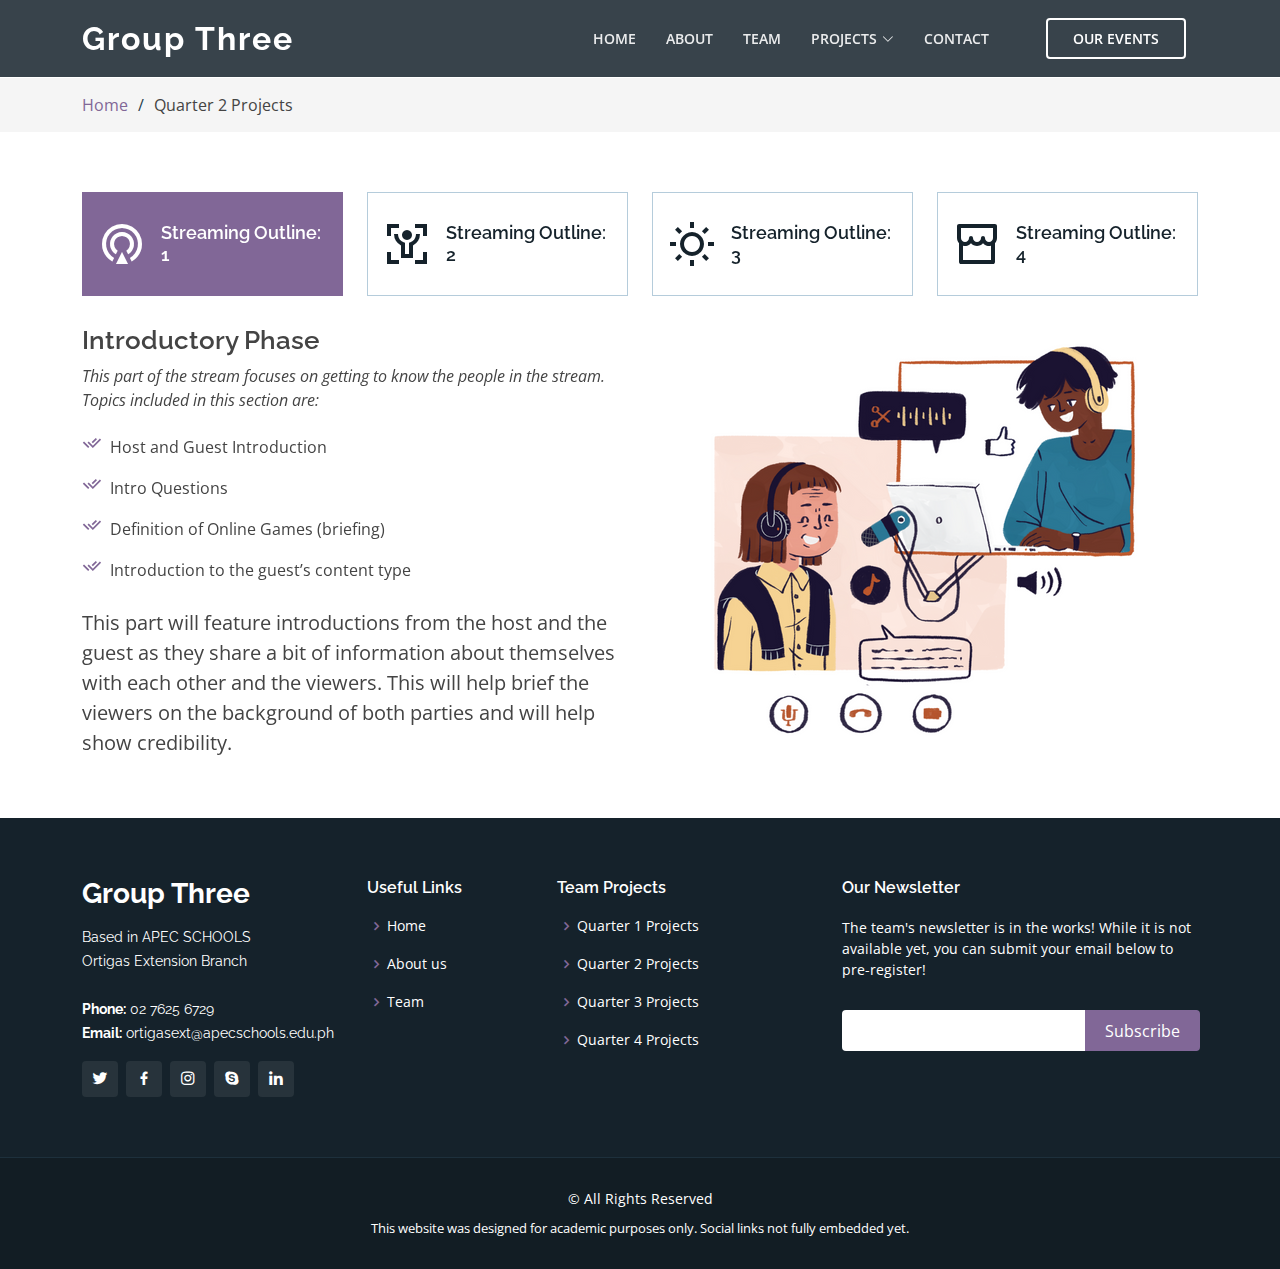
<file: quarter-two.html>
<!DOCTYPE html>
<html lang="en">

<head>
  <meta charset="utf-8">
  <meta content="width=device-width, initial-scale=1.0" name="viewport">

  <title>B09-10-S1-2 | Group 3 - Quarter 2 Projects</title>
  <meta content="" name="description">
  <meta content="" name="keywords">

  <!-- Favicons -->
  <link href="assets/img/favicon.png" rel="icon">
  <link href="assets/img/apple-touch-icon.png" rel="apple-touch-icon">

  <!-- Google Fonts -->
  <link href="https://fonts.googleapis.com/css?family=Open+Sans:300,300i,400,400i,600,600i,700,700i|Raleway:300,300i,400,400i,500,500i,600,600i,700,700i|Poppins:300,300i,400,400i,500,500i,600,600i,700,700i" rel="stylesheet">

  <!-- Vendor CSS Files -->
  <link href="assets/vendor/aos/aos.css" rel="stylesheet">
  <link href="assets/vendor/bootstrap/css/bootstrap.min.css" rel="stylesheet">
  <link href="assets/vendor/bootstrap-icons/bootstrap-icons.css" rel="stylesheet">
  <link href="assets/vendor/boxicons/css/boxicons.min.css" rel="stylesheet">
  <link href="assets/vendor/glightbox/css/glightbox.min.css" rel="stylesheet">
  <link href="assets/vendor/remixicon/remixicon.css" rel="stylesheet">
  <link href="assets/vendor/swiper/swiper-bundle.min.css" rel="stylesheet">

  <!-- Template Main CSS File -->
  <link href="assets/css/style.css" rel="stylesheet">
</head>

<body>

  <!-- ======= Header ======= -->
  <header id="header" class="fixed-top header-inner-pages">
    <div class="container d-flex align-items-center justify-content-between">

      <h1 class="logo"><a href="index.html">Group Three</a></h1>
      <!-- Uncomment below if you prefer to use an image logo -->
      <!-- <a href="index.html" class="logo"><img src="assets/img/logo.png" alt="" class="img-fluid"></a>-->

      <nav id="navbar" class="navbar">
        <ul>
          <li><a class="nav-link scrollto" href="index.html">Home</a></li>
          <li><a class="nav-link scrollto" href="index.html#about">About</a></li>
          <li><a class="nav-link scrollto" href="index.html#team">Team</a></li>
          <li class="dropdown"><a href="#"><span>Projects</span> <i class="bi bi-chevron-down"></i></a>
            <ul>
              <li><a href="quarter-one.html">Quarter 1 Projects</a></li>
              <li><a href="quarter-two.html">Quarter 2 Projects</a></li>
              <li><a href="quarter-three.html">Quarter 3 Projects</a></li>
              <li><a href="quarter-four.html">Quarter 4 Projects</a></li>
            </ul>
          </li>
          <li><a class="nav-link scrollto" href="index.html#contact">Contact</a></li>
          <li><a class="getstarted scrollto" href="our-events.html">Our Events</a></li>
        </ul>
        <i class="bi bi-list mobile-nav-toggle"></i>
      </nav><!-- .navbar -->

    </div>
  </header><!-- End Header -->

  <main id="main">

    <!-- ======= Breadcrumbs ======= -->
    <section class="breadcrumbs">
      <div class="container">

        <div class="d-flex justify-content-between align-items-baseline">
          <ol>
            <li><a href="index.html">Home</a></li>
            <li>Quarter 2 Projects</li>
          </ol>
        </div>

      </div>
    </section><!-- End Breadcrumbs -->

    <!-- ======= Features Section ======= -->
    <section id="features" class="features">
      <div class="container" data-aos="fade-up">

        <ul class="nav nav-tabs row d-flex">
          <li class="nav-item col-3">
            <a class="nav-link active show" data-bs-toggle="tab" href="#tab-1">
              <i class="ri-gps-line"></i>
              <h4 class="d-none d-lg-block">Streaming Outline: 1</h4>
            </a>
          </li>
          <li class="nav-item col-3">
            <a class="nav-link" data-bs-toggle="tab" href="#tab-2">
              <i class="ri-body-scan-line"></i>
              <h4 class="d-none d-lg-block">Streaming Outline: 2</h4>
            </a>
          </li>
          <li class="nav-item col-3">
            <a class="nav-link" data-bs-toggle="tab" href="#tab-3">
              <i class="ri-sun-line"></i>
              <h4 class="d-none d-lg-block">Streaming Outline: 3</h4>
            </a>
          </li>
          <li class="nav-item col-3">
            <a class="nav-link" data-bs-toggle="tab" href="#tab-4">
              <i class="ri-store-line"></i>
              <h4 class="d-none d-lg-block">Streaming Outline: 4</h4>
            </a>
          </li>
        </ul>

        <div class="tab-content">
          <div class="tab-pane active show" id="tab-1">
            <div class="row">
              <div class="col-lg-6 order-2 order-lg-1 mt-3 mt-lg-0">
                <h3>Introductory Phase</h3>
                <p class="fst-italic">
                  This part of the stream focuses on getting to know the people in the stream. Topics included in this section are:
                </p>
                <ul>
                  <li><i class="ri-check-double-line"></i> Host and Guest Introduction</li>
                  <li><i class="ri-check-double-line"></i> Intro Questions</li>
                  <li><i class="ri-check-double-line"></i> Definition of Online Games (briefing)</li>
                  <li><i class="ri-check-double-line"></i> Introduction to the guest’s content type</li>
                </ul>
                <p style="font-size: 20px">
                  This part will feature introductions from the host and the guest as they share a bit of information about themselves with each other and the viewers. This will help brief the viewers on the background of both parties and will help show credibility.
                </p>
              </div>
              <div class="col-lg-6 order-1 order-lg-2 text-center">
                <img src="assets/img/features-2-1.png" alt="" class="img-fluid">
              </div>
            </div>
          </div>
          <div class="tab-pane" id="tab-2">
            <div class="row">
              <div class="col-lg-6 order-2 order-lg-1 mt-3 mt-lg-0">
                               <h3>Guest Background</h3>
                <p class="fst-italic">
                  This part of the stream allows the viewers to familiarize themselves with the guest speaker. The topics included in this part are:
                </p>
                <ul>
                  <li><i class="ri-check-double-line"></i> Gaming Setup</li>
                  <li><i class="ri-check-double-line"></i> Guest’s background on online gaming</li>
                  <li><i class="ri-check-double-line"></i> Gameplay highlights </li>
                  <li><i class="ri-check-double-line"></i> Gameplay tactics/strategies</li>
                </ul>
                <p style="font-size: 20px">
                  Here, the guest will be able to see how much of a gamer the guest really is. We’ll be allowing them to showcase their setup, their best gameplay moments, and having them talk about their most effective strategies and tactics.
                </p>
              </div>
              <div class="col-lg-6 order-1 order-lg-2 text-center">
                <img src="assets/img/features-2-2.png" alt="" class="img-fluid">
              </div>
            </div>
          </div>
          <div class="tab-pane" id="tab-3">
            <div class="row">
              <div class="col-lg-6 order-2 order-lg-1 mt-3 mt-lg-0">
                              <h3>Interview Phase</h3>
                <p class="fst-italic">
                  This section of the stream will now be heavily focused on topics related to our research topic.
                </p>
                <ul>
                  <li><i class="ri-check-double-line"></i> Overall impact of online gaming on their lives</li>
                  <li><i class="ri-check-double-line"></i> Memorable experiences from online gaming</li>
                  <li><i class="ri-check-double-line"></i> Evaluation of Effects from Online gaming</li>
                </ul>
                <p style="font-size: 20px">
                  During this part, we will be thoroughly interviewing the featured guest about their most memorable experiences in online games, the positives and negatives online games have brought to their life, and asking them for their overall opinion on how online gaming has affected their life.
                </p>
              </div>
              <div class="col-lg-6 order-1 order-lg-2 text-center">
                <img src="assets/img/features-2-3.png" alt="" class="img-fluid">
              </div>
            </div>
          </div>
          <div class="tab-pane" id="tab-4">
            <div class="row">
              <div class="col-lg-6 order-2 order-lg-1 mt-3 mt-lg-0">
                            <h3>Conclusion</h3>
                <p class="fst-italic">
                  This part will come around the last few minutes of the stream. This part of the stream will include the following topics:
                </p>
                <ul>
                  <li><i class="ri-check-double-line"></i> Summary of statements</li>
                  <li><i class="ri-check-double-line"></i> Advice to young/aspiring gameplay creators</li>
                </ul>
                <p style="font-size: 20px">
                  This section focuses on summarizing everything that the guest has shared and asking for their final thoughts and advice for those who share the same hobby or aspire to be a gaming content creator.
                </p>
              </div>
              <div class="col-lg-6 order-1 order-lg-2 text-center">
                <img src="assets/img/features-2-4.png" alt="" class="img-fluid">
              </div>
            </div>
          </div>
        </div>

      </div>
    </section><!-- End Features Section -->

  </main><!-- End #main -->

  <!-- ======= Footer ======= -->
  <footer id="footer">
    <div class="footer-top">
      <div class="container">
        <div class="row">

          <div class="col-lg-3 col-md-6">
            <div class="footer-info">
              <h3>Group Three</h3>
              <p>
                Based in APEC SCHOOLS <br>
                Ortigas Extension Branch<br><br>
                <strong>Phone:</strong> 02 7625 6729<br>
                <strong>Email:</strong> ortigasext@apecschools.edu.ph<br>
              </p>
              <div class="social-links mt-3">
                <a href="#" class="twitter"><i class="bx bxl-twitter"></i></a>
                <a href="#" class="facebook"><i class="bx bxl-facebook"></i></a>
                <a href="#" class="instagram"><i class="bx bxl-instagram"></i></a>
                <a href="#" class="google-plus"><i class="bx bxl-skype"></i></a>
                <a href="#" class="linkedin"><i class="bx bxl-linkedin"></i></a>
              </div>
            </div>
          </div>

          <div class="col-lg-2 col-md-6 footer-links">
            <h4>Useful Links</h4>
            <ul>
              <li><i class="bx bx-chevron-right"></i> <a href="index.html#hero">Home</a></li>
              <li><i class="bx bx-chevron-right"></i> <a href="index.html#about">About us</a></li>
              <li><i class="bx bx-chevron-right"></i> <a href="index.html#team">Team</a></li>
            </ul>
          </div>

          <div class="col-lg-3 col-md-6 footer-links">
            <h4>Team Projects</h4>
            <ul>
              <li><i class="bx bx-chevron-right"></i> <a href="quarter-one.html">Quarter 1 Projects</a></li>
              <li><i class="bx bx-chevron-right"></i> <a href="quarter-two.html">Quarter 2 Projects</a></li>
              <li><i class="bx bx-chevron-right"></i> <a href="quarter-three.html">Quarter 3 Projects</a></li>
              <li><i class="bx bx-chevron-right"></i> <a href="quarter-four.html">Quarter 4 Projects</a></li>
            </ul>
          </div>

          <div class="col-lg-4 col-md-6 footer-newsletter">
            <h4>Our Newsletter</h4>
            <p>The team's newsletter is in the works! While it is not available yet, you can submit your email below to pre-register! </p>
            <form action="" method="post">
              <input type="email" name="email"><input type="submit" value="Subscribe">
            </form>

          </div>

        </div>
      </div>
    </div>

    <div class="container">
      <div class="copyright">
        &copy; All Rights Reserved
      </div>
      <div class="credits">
        This website was designed for academic purposes only. Social links not fully embedded yet.
      </div>
    </div>
  </footer><!-- End Footer -->

  <div id="preloader"></div>
  <a href="#" class="back-to-top d-flex align-items-center justify-content-center"><i class="bi bi-arrow-up-short"></i></a>

  <!-- Vendor JS Files -->
  <script src="assets/vendor/purecounter/purecounter_vanilla.js"></script>
  <script src="assets/vendor/aos/aos.js"></script>
  <script src="assets/vendor/bootstrap/js/bootstrap.bundle.min.js"></script>
  <script src="assets/vendor/glightbox/js/glightbox.min.js"></script>
  <script src="assets/vendor/isotope-layout/isotope.pkgd.min.js"></script>
  <script src="assets/vendor/swiper/swiper-bundle.min.js"></script>
  <script src="assets/vendor/php-email-form/validate.js"></script>

  <!-- Template Main JS File -->
  <script src="assets/js/main.js"></script>

</body>

</html>
</file>
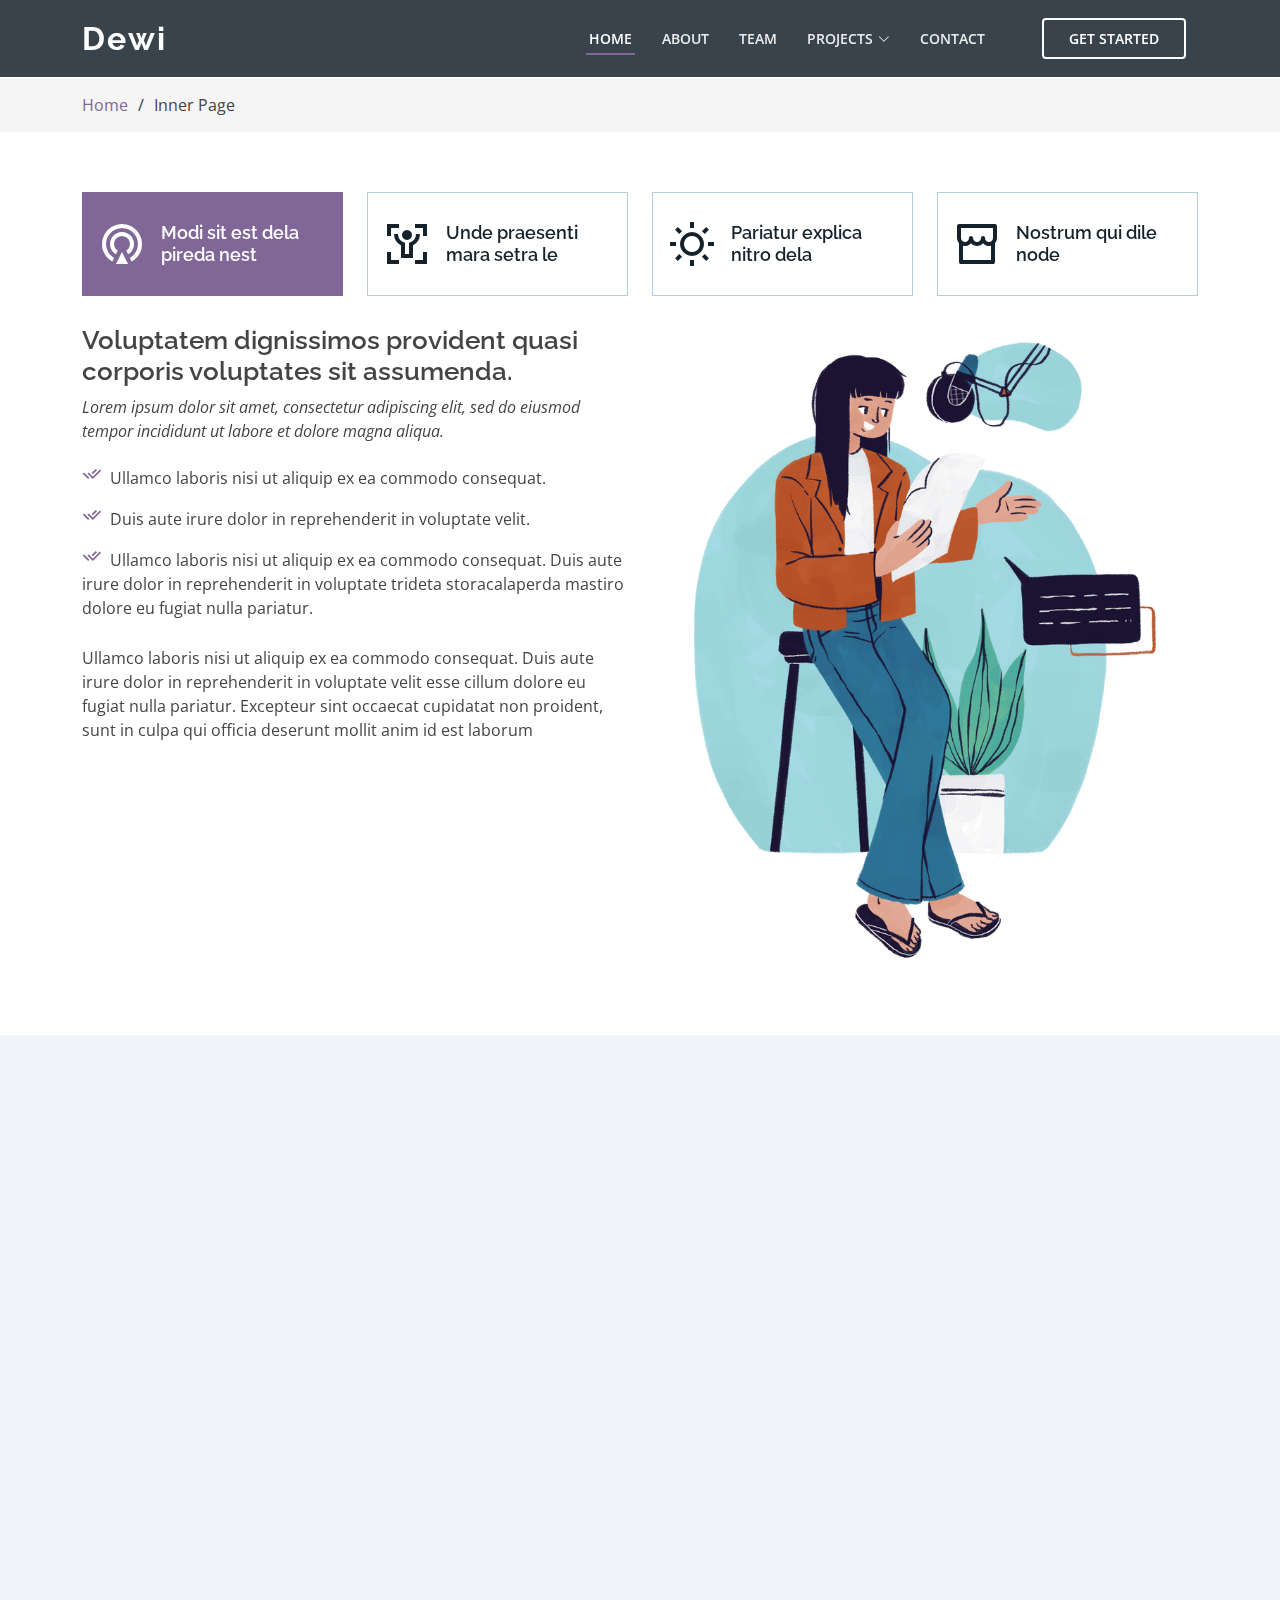
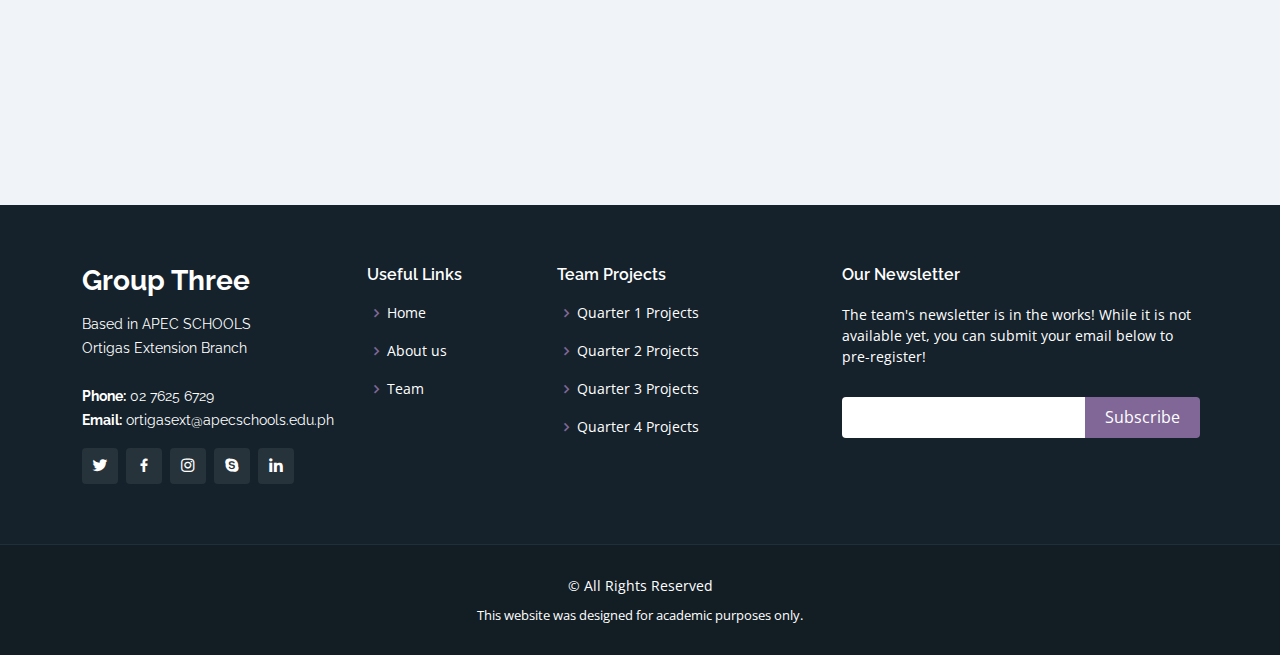
<file: quarter-x.html>
<!DOCTYPE html>
<html lang="en">

<head>
  <meta charset="utf-8">
  <meta content="width=device-width, initial-scale=1.0" name="viewport">

  <title>B09-10-S1-2 | Group 3 - Quarter x Projects</title>
  <meta content="" name="description">
  <meta content="" name="keywords">

  <!-- Favicons -->
  <link href="assets/img/favicon.png" rel="icon">
  <link href="assets/img/apple-touch-icon.png" rel="apple-touch-icon">

  <!-- Google Fonts -->
  <link href="https://fonts.googleapis.com/css?family=Open+Sans:300,300i,400,400i,600,600i,700,700i|Raleway:300,300i,400,400i,500,500i,600,600i,700,700i|Poppins:300,300i,400,400i,500,500i,600,600i,700,700i" rel="stylesheet">

  <!-- Vendor CSS Files -->
  <link href="assets/vendor/aos/aos.css" rel="stylesheet">
  <link href="assets/vendor/bootstrap/css/bootstrap.min.css" rel="stylesheet">
  <link href="assets/vendor/bootstrap-icons/bootstrap-icons.css" rel="stylesheet">
  <link href="assets/vendor/boxicons/css/boxicons.min.css" rel="stylesheet">
  <link href="assets/vendor/glightbox/css/glightbox.min.css" rel="stylesheet">
  <link href="assets/vendor/remixicon/remixicon.css" rel="stylesheet">
  <link href="assets/vendor/swiper/swiper-bundle.min.css" rel="stylesheet">

  <!-- Template Main CSS File -->
  <link href="assets/css/style.css" rel="stylesheet">
</head>

<body>

  <!-- ======= Header ======= -->
  <header id="header" class="fixed-top header-inner-pages">
    <div class="container d-flex align-items-center justify-content-between">

      <h1 class="logo"><a href="index.html">Dewi</a></h1>
      <!-- Uncomment below if you prefer to use an image logo -->
      <!-- <a href="index.html" class="logo"><img src="assets/img/logo.png" alt="" class="img-fluid"></a>-->

      <nav id="navbar" class="navbar">
        <ul>
          <li><a class="nav-link scrollto active" href="index.html">Home</a></li>
          <li><a class="nav-link scrollto" href="index.html#about">About</a></li>
          <li><a class="nav-link scrollto" href="index.html#team">Team</a></li>
          <li class="dropdown"><a href="#"><span>Projects</span> <i class="bi bi-chevron-down"></i></a>
            <ul>
              <li><a href="#">Quarter 1 Projects</a></li>
              <li><a href="#">Quarter 2 Projects</a></li>
              <li><a href="#">Quarter 3 Projects</a></li>
              <li><a href="#">Quarter 4 Projects</a></li>
            </ul>
          </li>
          <li><a class="nav-link scrollto" href="#contact">Contact</a></li>
          <li><a class="getstarted scrollto" href="#about">Get Started</a></li>
        </ul>
        <i class="bi bi-list mobile-nav-toggle"></i>
      </nav><!-- .navbar -->

    </div>
  </header><!-- End Header -->

  <main id="main">

    <!-- ======= Breadcrumbs ======= -->
    <section class="breadcrumbs">
      <div class="container">

        <div class="d-flex justify-content-between align-items-baseline">
          <ol>
            <li><a href="index.html">Home</a></li>
            <li>Inner Page</li>
          </ol>
        </div>

      </div>
    </section><!-- End Breadcrumbs -->

    <!-- ======= Features Section ======= -->
    <section id="features" class="features">
      <div class="container" data-aos="fade-up">

        <ul class="nav nav-tabs row d-flex">
          <li class="nav-item col-3">
            <a class="nav-link active show" data-bs-toggle="tab" href="#tab-1">
              <i class="ri-gps-line"></i>
              <h4 class="d-none d-lg-block">Modi sit est dela pireda nest</h4>
            </a>
          </li>
          <li class="nav-item col-3">
            <a class="nav-link" data-bs-toggle="tab" href="#tab-2">
              <i class="ri-body-scan-line"></i>
              <h4 class="d-none d-lg-block">Unde praesenti mara setra le</h4>
            </a>
          </li>
          <li class="nav-item col-3">
            <a class="nav-link" data-bs-toggle="tab" href="#tab-3">
              <i class="ri-sun-line"></i>
              <h4 class="d-none d-lg-block">Pariatur explica nitro dela</h4>
            </a>
          </li>
          <li class="nav-item col-3">
            <a class="nav-link" data-bs-toggle="tab" href="#tab-4">
              <i class="ri-store-line"></i>
              <h4 class="d-none d-lg-block">Nostrum qui dile node</h4>
            </a>
          </li>
        </ul>

        <div class="tab-content">
          <div class="tab-pane active show" id="tab-1">
            <div class="row">
              <div class="col-lg-6 order-2 order-lg-1 mt-3 mt-lg-0">
                <h3>Voluptatem dignissimos provident quasi corporis voluptates sit assumenda.</h3>
                <p class="fst-italic">
                  Lorem ipsum dolor sit amet, consectetur adipiscing elit, sed do eiusmod tempor incididunt ut labore et dolore
                  magna aliqua.
                </p>
                <ul>
                  <li><i class="ri-check-double-line"></i> Ullamco laboris nisi ut aliquip ex ea commodo consequat.</li>
                  <li><i class="ri-check-double-line"></i> Duis aute irure dolor in reprehenderit in voluptate velit.</li>
                  <li><i class="ri-check-double-line"></i> Ullamco laboris nisi ut aliquip ex ea commodo consequat. Duis aute irure dolor in reprehenderit in voluptate trideta storacalaperda mastiro dolore eu fugiat nulla pariatur.</li>
                </ul>
                <p>
                  Ullamco laboris nisi ut aliquip ex ea commodo consequat. Duis aute irure dolor in reprehenderit in voluptate
                  velit esse cillum dolore eu fugiat nulla pariatur. Excepteur sint occaecat cupidatat non proident, sunt in
                  culpa qui officia deserunt mollit anim id est laborum
                </p>
              </div>
              <div class="col-lg-6 order-1 order-lg-2 text-center">
                <img src="assets/img/features-1.png" alt="" class="img-fluid">
              </div>
            </div>
          </div>
          <div class="tab-pane" id="tab-2">
            <div class="row">
              <div class="col-lg-6 order-2 order-lg-1 mt-3 mt-lg-0">
                <h3>Neque exercitationem debitis soluta quos debitis quo mollitia officia est</h3>
                <p>
                  Ullamco laboris nisi ut aliquip ex ea commodo consequat. Duis aute irure dolor in reprehenderit in voluptate
                  velit esse cillum dolore eu fugiat nulla pariatur. Excepteur sint occaecat cupidatat non proident, sunt in
                  culpa qui officia deserunt mollit anim id est laborum
                </p>
                <p class="fst-italic">
                  Lorem ipsum dolor sit amet, consectetur adipiscing elit, sed do eiusmod tempor incididunt ut labore et dolore
                  magna aliqua.
                </p>
                <ul>
                  <li><i class="ri-check-double-line"></i> Ullamco laboris nisi ut aliquip ex ea commodo consequat.</li>
                  <li><i class="ri-check-double-line"></i> Duis aute irure dolor in reprehenderit in voluptate velit.</li>
                  <li><i class="ri-check-double-line"></i> Provident mollitia neque rerum asperiores dolores quos qui a. Ipsum neque dolor voluptate nisi sed.</li>
                  <li><i class="ri-check-double-line"></i> Ullamco laboris nisi ut aliquip ex ea commodo consequat. Duis aute irure dolor in reprehenderit in voluptate trideta storacalaperda mastiro dolore eu fugiat nulla pariatur.</li>
                </ul>
              </div>
              <div class="col-lg-6 order-1 order-lg-2 text-center">
                <img src="assets/img/features-2.png" alt="" class="img-fluid">
              </div>
            </div>
          </div>
          <div class="tab-pane" id="tab-3">
            <div class="row">
              <div class="col-lg-6 order-2 order-lg-1 mt-3 mt-lg-0">
                <h3>Voluptatibus commodi ut accusamus ea repudiandae ut autem dolor ut assumenda</h3>
                <p>
                  Ullamco laboris nisi ut aliquip ex ea commodo consequat. Duis aute irure dolor in reprehenderit in voluptate
                  velit esse cillum dolore eu fugiat nulla pariatur. Excepteur sint occaecat cupidatat non proident, sunt in
                  culpa qui officia deserunt mollit anim id est laborum
                </p>
                <ul>
                  <li><i class="ri-check-double-line"></i> Ullamco laboris nisi ut aliquip ex ea commodo consequat.</li>
                  <li><i class="ri-check-double-line"></i> Duis aute irure dolor in reprehenderit in voluptate velit.</li>
                  <li><i class="ri-check-double-line"></i> Provident mollitia neque rerum asperiores dolores quos qui a. Ipsum neque dolor voluptate nisi sed.</li>
                </ul>
                <p class="fst-italic">
                  Lorem ipsum dolor sit amet, consectetur adipiscing elit, sed do eiusmod tempor incididunt ut labore et dolore
                  magna aliqua.
                </p>
              </div>
              <div class="col-lg-6 order-1 order-lg-2 text-center">
                <img src="assets/img/features-3.png" alt="" class="img-fluid">
              </div>
            </div>
          </div>
          <div class="tab-pane" id="tab-4">
            <div class="row">
              <div class="col-lg-6 order-2 order-lg-1 mt-3 mt-lg-0">
                <h3>Omnis fugiat ea explicabo sunt dolorum asperiores sequi inventore rerum</h3>
                <p>
                  Ullamco laboris nisi ut aliquip ex ea commodo consequat. Duis aute irure dolor in reprehenderit in voluptate
                  velit esse cillum dolore eu fugiat nulla pariatur. Excepteur sint occaecat cupidatat non proident, sunt in
                  culpa qui officia deserunt mollit anim id est laborum
                </p>
                <p class="fst-italic">
                  Lorem ipsum dolor sit amet, consectetur adipiscing elit, sed do eiusmod tempor incididunt ut labore et dolore
                  magna aliqua.
                </p>
                <ul>
                  <li><i class="ri-check-double-line"></i> Ullamco laboris nisi ut aliquip ex ea commodo consequat.</li>
                  <li><i class="ri-check-double-line"></i> Duis aute irure dolor in reprehenderit in voluptate velit.</li>
                  <li><i class="ri-check-double-line"></i> Ullamco laboris nisi ut aliquip ex ea commodo consequat. Duis aute irure dolor in reprehenderit in voluptate trideta storacalaperda mastiro dolore eu fugiat nulla pariatur.</li>
                </ul>
              </div>
              <div class="col-lg-6 order-1 order-lg-2 text-center">
                <img src="assets/img/features-4.png" alt="" class="img-fluid">
              </div>
            </div>
          </div>
        </div>

      </div>
    </section><!-- End Features Section -->

    <!-- ======= Services Section ======= -->
    <section id="services" class="services section-bg">
      <div class="container" data-aos="fade-up">

        <div class="section-title">
          <h2>Services</h2>
          <p>Check our Services</p>
        </div>

        <div class="row" data-aos="fade-up" data-aos-delay="200">
          <div class="col-md-6">
            <div class="icon-box">
              <i class="bi bi-laptop"></i>
              <h4><a href="#">Lorem Ipsum</a></h4>
              <p>Voluptatum deleniti atque corrupti quos dolores et quas molestias excepturi sint occaecati cupiditate non provident</p>
            </div>
          </div>
          <div class="col-md-6 mt-4 mt-md-0">
            <div class="icon-box">
              <i class="bi bi-bar-chart"></i>
              <h4><a href="#">Dolor Sitema</a></h4>
              <p>Minim veniam, quis nostrud exercitation ullamco laboris nisi ut aliquip ex ea commodo consequat tarad limino ata</p>
            </div>
          </div>
          <div class="col-md-6 mt-4 mt-md-0">
            <div class="icon-box">
              <i class="bi bi-brightness-high"></i>
              <h4><a href="#">Sed ut perspiciatis</a></h4>
              <p>Duis aute irure dolor in reprehenderit in voluptate velit esse cillum dolore eu fugiat nulla pariatur</p>
            </div>
          </div>
          <div class="col-md-6 mt-4 mt-md-0">
            <div class="icon-box">
              <i class="bi bi-briefcase"></i>
              <h4><a href="#">Nemo Enim</a></h4>
              <p>Excepteur sint occaecat cupidatat non proident, sunt in culpa qui officia deserunt mollit anim id est laborum</p>
            </div>
          </div>
          <div class="col-md-6 mt-4 mt-md-0">
            <div class="icon-box">
              <i class="bi bi-card-checklist"></i>
              <h4><a href="#">Magni Dolore</a></h4>
              <p>At vero eos et accusamus et iusto odio dignissimos ducimus qui blanditiis praesentium voluptatum deleniti atque</p>
            </div>
          </div>
          <div class="col-md-6 mt-4 mt-md-0">
            <div class="icon-box">
              <i class="bi bi-clock"></i>
              <h4><a href="#">Eiusmod Tempor</a></h4>
              <p>Et harum quidem rerum facilis est et expedita distinctio. Nam libero tempore, cum soluta nobis est eligendi</p>
            </div>
          </div>
        </div>

      </div>
    </section><!-- End Services Section -->

  </main><!-- End #main -->

  <!-- ======= Footer ======= -->
  <footer id="footer">
    <div class="footer-top">
      <div class="container">
        <div class="row">

          <div class="col-lg-3 col-md-6">
            <div class="footer-info">
              <h3>Group Three</h3>
              <p>
                Based in APEC SCHOOLS <br>
                Ortigas Extension Branch<br><br>
                <strong>Phone:</strong> 02 7625 6729<br>
                <strong>Email:</strong> ortigasext@apecschools.edu.ph<br>
              </p>
              <div class="social-links mt-3">
                <a href="#" class="twitter"><i class="bx bxl-twitter"></i></a>
                <a href="#" class="facebook"><i class="bx bxl-facebook"></i></a>
                <a href="#" class="instagram"><i class="bx bxl-instagram"></i></a>
                <a href="#" class="google-plus"><i class="bx bxl-skype"></i></a>
                <a href="#" class="linkedin"><i class="bx bxl-linkedin"></i></a>
              </div>
            </div>
          </div>

          <div class="col-lg-2 col-md-6 footer-links">
            <h4>Useful Links</h4>
            <ul>
              <li><i class="bx bx-chevron-right"></i> <a href="index.html#hero">Home</a></li>
              <li><i class="bx bx-chevron-right"></i> <a href="index.html#about">About us</a></li>
              <li><i class="bx bx-chevron-right"></i> <a href="index.html#team">Team</a></li>
            </ul>
          </div>

          <div class="col-lg-3 col-md-6 footer-links">
            <h4>Team Projects</h4>
            <ul>
              <li><i class="bx bx-chevron-right"></i> <a href="#">Quarter 1 Projects</a></li>
              <li><i class="bx bx-chevron-right"></i> <a href="#">Quarter 2 Projects</a></li>
              <li><i class="bx bx-chevron-right"></i> <a href="#">Quarter 3 Projects</a></li>
              <li><i class="bx bx-chevron-right"></i> <a href="#">Quarter 4 Projects</a></li>
            </ul>
          </div>

          <div class="col-lg-4 col-md-6 footer-newsletter">
            <h4>Our Newsletter</h4>
            <p>The team's newsletter is in the works! While it is not available yet, you can submit your email below to pre-register! </p>
            <form action="" method="post">
              <input type="email" name="email"><input type="submit" value="Subscribe">
            </form>

          </div>

        </div>
      </div>
    </div>

    <div class="container">
      <div class="copyright">
        &copy; All Rights Reserved
      </div>
      <div class="credits">
        This website was designed for academic purposes only.
      </div>
    </div>
  </footer><!-- End Footer -->

  <div id="preloader"></div>
  <a href="#" class="back-to-top d-flex align-items-center justify-content-center"><i class="bi bi-arrow-up-short"></i></a>

  <!-- Vendor JS Files -->
  <script src="assets/vendor/purecounter/purecounter_vanilla.js"></script>
  <script src="assets/vendor/aos/aos.js"></script>
  <script src="assets/vendor/bootstrap/js/bootstrap.bundle.min.js"></script>
  <script src="assets/vendor/glightbox/js/glightbox.min.js"></script>
  <script src="assets/vendor/isotope-layout/isotope.pkgd.min.js"></script>
  <script src="assets/vendor/swiper/swiper-bundle.min.js"></script>
  <script src="assets/vendor/php-email-form/validate.js"></script>

  <!-- Template Main JS File -->
  <script src="assets/js/main.js"></script>

</body>

</html>
</file>
<file: assets/css/style.css>
/*--------------------------------------------------------------
# General
--------------------------------------------------------------*/
body {
  font-family: "Open Sans", sans-serif;
  color: #444444;
}

a {
  color: #816797;
  text-decoration: none;
}

a:hover {
  color: #ff724a;
  text-decoration: none;
}

h1,
h2,
h3,
h4,
h5,
h6 {
  font-family: "Raleway", sans-serif;
}

/*--------------------------------------------------------------
# Back to top button
--------------------------------------------------------------*/
.back-to-top {
  position: fixed;
  visibility: hidden;
  opacity: 0;
  right: 15px;
  bottom: 15px;
  z-index: 996;
  background: #816797;
  width: 40px;
  height: 40px;
  border-radius: 4px;
  transition: all 0.4s;
}

.back-to-top i {
  font-size: 24px;
  color: #fff;
  line-height: 0;
}

.back-to-top:hover {
  background: #ff6a40;
  color: #fff;
}

.back-to-top.active {
  visibility: visible;
  opacity: 1;
}

/*--------------------------------------------------------------
# Preloader
--------------------------------------------------------------*/
#preloader {
  position: fixed;
  top: 0;
  left: 0;
  right: 0;
  bottom: 0;
  z-index: 9999;
  overflow: hidden;
  background: #fff;
}

#preloader:before {
  content: "";
  position: fixed;
  top: calc(50% - 30px);
  left: calc(50% - 30px);
  border: 6px solid #816797;
  border-top-color: #f1e3ff;
  border-radius: 50%;
  width: 60px;
  height: 60px;
  -webkit-animation: animate-preloader 1s linear infinite;
  animation: animate-preloader 1s linear infinite;
}

@-webkit-keyframes animate-preloader {
  0% {
    transform: rotate(0deg);
  }

  100% {
    transform: rotate(360deg);
  }
}

@keyframes animate-preloader {
  0% {
    transform: rotate(0deg);
  }

  100% {
    transform: rotate(360deg);
  }
}

/*--------------------------------------------------------------
# Disable aos animation delay on mobile devices
--------------------------------------------------------------*/
@media screen and (max-width: 768px) {
  [data-aos-delay] {
    transition-delay: 0 !important;
  }
}

/*--------------------------------------------------------------
# Header
--------------------------------------------------------------*/
#header {
  transition: all 0.5s;
  z-index: 997;
  padding: 20px 0;
}

#header.header-scrolled,
#header.header-inner-pages {
  background: rgba(21, 34, 43, 0.85);
  padding: 10px 0;
}

#header .logo {
  font-size: 32px;
  margin: 0;
  padding: 0;
  line-height: 1;
  font-weight: 700;
  letter-spacing: 2px;
}

#header .logo a {
  color: #fff;
}

#header .logo img {
  max-height: 40px;
}

/*--------------------------------------------------------------
# Navigation Menu
--------------------------------------------------------------*/
/**
* Desktop Navigation
*/
.navbar {
  padding: 0;
}

.navbar ul {
  margin: 0;
  padding: 0;
  display: flex;
  list-style: none;
  align-items: center;
}

.navbar li {
  position: relative;
}

.navbar>ul>li {
  white-space: nowrap;
  padding: 8px 12px;
}

.navbar a,
.navbar a:focus {
  display: flex;
  align-items: center;
  position: relative;
  justify-content: space-between;
  padding: 0 3px;
  font-size: 14px;
  text-transform: uppercase;
  font-weight: 600;
  color: rgba(255, 255, 255, 0.9);
  white-space: nowrap;
  transition: 0.3s;
}

.navbar a i,
.navbar a:focus i {
  font-size: 12px;
  line-height: 0;
  margin-left: 5px;
}

.navbar>ul>li>a:before {
  content: "";
  position: absolute;
  width: 100%;
  height: 2px;
  bottom: -6px;
  left: 0;
  background-color: #816797;
  visibility: hidden;
  width: 0px;
  transition: all 0.3s ease-in-out 0s;
}

.navbar a:hover:before,
.navbar li:hover>a:before,
.navbar .active:before {
  visibility: visible;
  width: 100%;
}

.navbar a:hover,
.navbar .active,
.navbar .active:focus,
.navbar li:hover>a {
  color: #fff;
}

.navbar .getstarted,
.navbar .getstarted:focus {
  padding: 8px 25px;
  margin-left: 30px;
  border-radius: 4px;
  color: #fff;
  border: 2px solid #fff;
}

.navbar .getstarted:hover,
.navbar .getstarted:focus:hover {
  color: #fff;
  background: #7c508c;
  border-color: #816797;
}

.navbar>ul>li>.getstarted:before {
  visibility: hidden;
}

.navbar .dropdown ul {
  display: block;
  position: absolute;
  left: 14px;
  top: calc(100% + 30px);
  margin: 0;
  padding: 10px 0;
  z-index: 99;
  opacity: 0;
  visibility: hidden;
  background: #fff;
  box-shadow: 0px 0px 30px rgba(127, 137, 161, 0.25);
  transition: 0.3s;
  border-radius: 4px;
}

.navbar .dropdown ul li {
  min-width: 200px;
}

.navbar .dropdown ul a {
  padding: 10px 20px;
  font-size: 14px;
  text-transform: none;
  color: #15222b;
  font-weight: 400;
}

.navbar .dropdown ul a i {
  font-size: 12px;
}

.navbar .dropdown ul a:hover,
.navbar .dropdown ul .active:hover,
.navbar .dropdown ul li:hover>a {
  color: #816797;
}

.navbar .dropdown:hover>ul {
  opacity: 1;
  top: 100%;
  visibility: visible;
}

.navbar .dropdown .dropdown ul {
  top: 0;
  left: calc(100% - 30px);
  visibility: hidden;
}

.navbar .dropdown .dropdown:hover>ul {
  opacity: 1;
  top: 0;
  left: 100%;
  visibility: visible;
}

@media (max-width: 1366px) {
  .navbar .dropdown .dropdown ul {
    left: -90%;
  }

  .navbar .dropdown .dropdown:hover>ul {
    left: -100%;
  }
}

/**
* Mobile Navigation
*/
.mobile-nav-toggle {
  color: #fff;
  font-size: 28px;
  cursor: pointer;
  display: none;
  line-height: 0;
  transition: 0.5s;
}

@media (max-width: 991px) {
  .mobile-nav-toggle {
    display: block;
  }

  .navbar ul {
    display: none;
  }
}

.navbar-mobile {
  position: fixed;
  overflow: hidden;
  top: 0;
  right: 0;
  left: 0;
  bottom: 0;
  background: rgba(4, 7, 9, 0.9);
  transition: 0.3s;
  z-index: 999;
}

.navbar-mobile .mobile-nav-toggle {
  position: absolute;
  top: 15px;
  right: 15px;
}

.navbar-mobile ul {
  display: block;
  position: absolute;
  top: 55px;
  right: 15px;
  bottom: 15px;
  left: 15px;
  padding: 10px 0;
  border-radius: 10px;
  background-color: #fff;
  overflow-y: auto;
  transition: 0.3s;
}

.navbar-mobile a,
.navbar-mobile a:focus {
  padding: 10px 20px;
  font-size: 15px;
  color: #15222b;
}

.navbar-mobile a:hover,
.navbar-mobile .active,
.navbar-mobile li:hover>a {
  color: #8167977;
}

.navbar-mobile .getstarted,
.navbar-mobile .getstarted:focus {
  margin: 15px;
}

.navbar-mobile .dropdown ul {
  position: static;
  display: none;
  margin: 10px 20px;
  padding: 10px 0;
  z-index: 99;
  opacity: 1;
  visibility: visible;
  background: #fff;
  box-shadow: 0px 0px 30px rgba(127, 137, 161, 0.25);
}

.navbar-mobile .dropdown ul li {
  min-width: 200px;
}

.navbar-mobile .dropdown ul a {
  padding: 10px 20px;
}

.navbar-mobile .dropdown ul a i {
  font-size: 12px;
}

.navbar-mobile .dropdown ul a:hover,
.navbar-mobile .dropdown ul .active:hover,
.navbar-mobile .dropdown ul li:hover>a {
  color: #816797;
}

.navbar-mobile .dropdown>.dropdown-active {
  display: block;
}

/*--------------------------------------------------------------
# Hero Section
--------------------------------------------------------------*/
#hero {
  width: 100%;
  height: 100vh;
  background: url("../img/hero-bg.jpg") top center;
  background-size: cover;
  position: relative;
  padding: 0;
}

#hero:before {
  content: "";
  background: rgba(13, 20, 26, 0.7);
  position: absolute;
  bottom: 0;
  top: 0;
  left: 0;
  right: 0;
}

#hero .hero-container {
  position: absolute;
  bottom: 0;
  top: 0;
  left: 0;
  right: 0;
  display: flex;
  justify-content: center;
  align-items: center;
  flex-direction: column;
  text-align: center;
}

#hero h1 {
  margin: 0 0 10px 0;
  font-size: 48px;
  font-weight: 700;
  line-height: 56px;
  text-transform: uppercase;
  color: #fff;
}

#hero h2 {
  color: #eee;
  margin-bottom: 50px;
  font-size: 24px;
}

#hero .btn-get-started {
  font-family: "Open Sans", sans-serif;
  text-transform: uppercase;
  font-weight: 500;
  font-size: 14px;
  display: inline-block;
  padding: 10px 35px 10px 35px;
  border-radius: 4px;
  transition: 0.5s;
  color: #fff;
  background: #816797;
  border: 2px solid #816797;
}

#hero .btn-get-started:hover {
  border-color: #fff;
  background: rgba(255, 255, 255, 0.1);
}

#hero .btn-watch-video {
  font-size: 16px;
  display: inline-block;
  transition: 0.5s;
  margin-left: 25px;
  color: #fff;
  display: inline-flex;
  align-items: center;
  justify-content: center;
}

#hero .btn-watch-video i {
  line-height: 0;
  color: #fff;
  font-size: 32px;
  transition: 0.3s;
  margin-right: 8px;
}

#hero .btn-watch-video:hover i {
  color: #816797;
}

@media (min-width: 1024px) {
  #hero {
    background-attachment: fixed;
  }
}

@media (max-width: 768px) {
  #hero h1 {
    font-size: 28px;
    line-height: 36px;
  }

  #hero h2 {
    font-size: 18px;
    line-height: 24px;
    margin-bottom: 30px;
  }
}

/*--------------------------------------------------------------
# Sections General
--------------------------------------------------------------*/
section {
  padding: 60px 0;
  overflow: hidden;
}

.section-bg {
  background-color: #f0f4f8;
}

.section-title {
  padding-bottom: 40px;
}

.section-title h2 {
  font-size: 14px;
  font-weight: 500;
  padding: 0;
  line-height: 1px;
  margin: 0 0 5px 0;
  letter-spacing: 2px;
  text-transform: uppercase;
  color: #5c8eb0;
  font-family: "Poppins", sans-serif;
}

.section-title h2::after {
  content: "";
  width: 120px;
  height: 1px;
  display: inline-block;
  background: #816797;
  margin: 4px 10px;
}

.section-title p {
  margin: 0;
  margin: 0;
  font-size: 36px;
  font-weight: 700;
  text-transform: uppercase;
  font-family: "Poppins", sans-serif;
  color: #263d4d;
}

/*--------------------------------------------------------------
# About
--------------------------------------------------------------*/
.about .container {
  box-shadow: 0px 2px 15px rgba(0, 0, 0, 0.1);
  padding-bottom: 15px;
}

.about .count-box {
  padding: 60px 0;
  width: 100%;
}

.about .count-box i {
  display: block;
  font-size: 48px;
  color: #a1bdd1;
  float: left;
  line-height: 0;
}

.about .count-box span {
  font-size: 28px;
  line-height: 25px;
  display: block;
  font-weight: 700;
  color: #365870;
  margin-left: 60px;
}

.about .count-box p {
  padding: 5px 0 0 0;
  margin: 0 0 0 60px;
  font-family: "Raleway", sans-serif;
  font-weight: 600;
  font-size: 14px;
  color: #2e4b5e;
}

.about .count-box a {
  font-weight: 600;
  display: block;
  margin-top: 20px;
  color: #2e4b5e;
  font-size: 15px;
  font-family: "Poppins", sans-serif;
  transition: ease-in-out 0.3s;
}

.about .count-box a:hover {
  color: #477392;
}

.about .content {
  font-size: 15px;
}

.about .content h3 {
  font-weight: 700;
  font-size: 24px;
  color: #263d4d;
}

.about .content ul {
  list-style: none;
  padding: 0;
}

.about .content ul li {
  padding-bottom: 10px;
  padding-left: 28px;
  position: relative;
}

.about .content ul i {
  font-size: 24px;
  color: #816797;
  position: absolute;
  left: 0;
  top: -2px;
}

.about .content p:last-child {
  margin-bottom: 0;
}

.about .play-btn {
  width: 94px;
  height: 94px;
  background: radial-gradient(#816797 50%, rgba(129, 103, 151, 0.4) 52%);
  border-radius: 50%;
  display: block;
  position: absolute;
  left: calc(50% - 47px);
  top: calc(50% - 47px);
  overflow: hidden;
}

.about .play-btn::after {
  content: "";
  position: absolute;
  left: 50%;
  top: 50%;
  transform: translateX(-40%) translateY(-50%);
  width: 0;
  height: 0;
  border-top: 10px solid transparent;
  border-bottom: 10px solid transparent;
  border-left: 15px solid #fff;
  z-index: 100;
  transition: all 400ms cubic-bezier(0.55, 0.055, 0.675, 0.19);
}

.about .play-btn::before {
  content: "";
  position: absolute;
  width: 120px;
  height: 120px;
  -webkit-animation-delay: 0s;
  animation-delay: 0s;
  -webkit-animation: pulsate-btn 2s;
  animation: pulsate-btn 2s;
  -webkit-animation-direction: forwards;
  animation-direction: forwards;
  -webkit-animation-iteration-count: infinite;
  animation-iteration-count: infinite;
  -webkit-animation-timing-function: steps;
  animation-timing-function: steps;
  opacity: 1;
  border-radius: 50%;
  border: 5px solid rgba(129, 103, 151, 0.7);
  top: -15%;
  left: -15%;
  background: rgba(198, 16, 0, 0);
}

.about .play-btn:hover::after {
  border-left: 15px solid #816797;
  transform: scale(20);
}

.about .play-btn:hover::before {
  content: "";
  position: absolute;
  left: 50%;
  top: 50%;
  transform: translateX(-40%) translateY(-50%);
  width: 0;
  height: 0;
  border: none;
  border-top: 10px solid transparent;
  border-bottom: 10px solid transparent;
  border-left: 15px solid #fff;
  z-index: 200;
  -webkit-animation: none;
  animation: none;
  border-radius: 0;
}

@-webkit-keyframes pulsate-btn {
  0% {
    transform: scale(0.6, 0.6);
    opacity: 1;
  }

  100% {
    transform: scale(1, 1);
    opacity: 0;
  }
}

@keyframes pulsate-btn {
  0% {
    transform: scale(0.6, 0.6);
    opacity: 1;
  }

  100% {
    transform: scale(1, 1);
    opacity: 0;
  }
}

/*--------------------------------------------------------------
# About Boxes
--------------------------------------------------------------*/
.about-boxes {
  background: url("../img/about-boxes-bg.jpg") center top no-repeat fixed;
  background-size: cover;
  padding: 60px 0 30px 0;
  position: relative;
}

.about-boxes::before {
  content: "";
  position: absolute;
  left: 0;
  right: 0;
  top: 0;
  bottom: 0;
  background: rgba(187, 167, 196, 0.92);
  z-index: 9;
}

.about-boxes .container,
.about-boxes .container-fluid {
  position: relative;
  z-index: 10;
}

.about-boxes .card {
  border-radius: 3px;
  border: 0;
  box-shadow: 0px 2px 15px rgba(0, 0, 0, 0.1);
  margin-bottom: 30px;
}

.about-boxes .card-icon {
  text-align: center;
  margin-top: -32px;
}

.about-boxes .card-icon i {
  font-size: 32px;
  color: #fff;
  width: 64px;
  height: 64px;
  padding-top: 5px;
  text-align: center;
  background-color: #816797;
  border-radius: 4px;
  text-align: center;
  border: 4px solid #fff;
  transition: 0.3s;
  display: inline-block;
}

.about-boxes .card-body {
  padding-top: 12px;
}

.about-boxes .card-title {
  font-weight: 700;
  text-align: center;
}

.about-boxes .card-title a {
  color: #15222b;
}

.about-boxes .card-title a:hover {
  color: #816797;
}

.about-boxes .card-text {
  color: #5e5e5e;
  text-align: justify;
}

.about-boxes .card:hover .card-icon i {
  background: #fff;
  color: #816797;
}

@media (max-width: 1024px) {
  .about-boxes {
    background-attachment: scroll;
  }
}

/*--------------------------------------------------------------
# Features
--------------------------------------------------------------*/
.features .nav-tabs {
  border: 0;
}

.features .nav-link {
  border: 1px solid #b5ccdb;
  padding: 15px;
  transition: 0.3s;
  color: #15222b;
  border-radius: 0;
  display: flex;
  align-items: center;
  justify-content: center;
}

.features .nav-link i {
  padding-right: 15px;
  font-size: 48px;
}

.features .nav-link h4 {
  font-size: 18px;
  font-weight: 600;
  margin: 0;
}

.features .nav-link:hover {
  color: #816797;
}

.features .nav-link.active {
  background: #816797;
  color: #fff;
  border-color: #816797;
}

@media (max-width: 768px) {
  .features .nav-link i {
    padding: 0;
    line-height: 1;
    font-size: 36px;
  }
}

@media (max-width: 575px) {
  .features .nav-link {
    padding: 15px;
  }

  .features .nav-link i {
    font-size: 24px;
  }
}

.features .tab-content {
  margin-top: 30px;
}

.features .tab-pane h3 {
  font-weight: 600;
  font-size: 26px;
}

.features .tab-pane ul {
  list-style: none;
  padding: 0;
}

.features .tab-pane ul li {
  padding-bottom: 10px;
}

.features .tab-pane ul i {
  font-size: 20px;
  padding-right: 4px;
  color: #816797;
}

.features .tab-pane p:last-child {
  margin-bottom: 0;
}

/*--------------------------------------------------------------
# Services
--------------------------------------------------------------*/
.services .icon-box {
  margin-bottom: 20px;
  padding: 30px;
  border-radius: 6px;
  background: #fff;
}

.services .icon-box i {
  float: left;
  color: #5c8eb0;
  font-size: 40px;
  line-height: 0;
}

.services .icon-box h4 {
  margin-left: 70px;
  font-weight: 700;
  margin-bottom: 15px;
  font-size: 18px;
}

.services .icon-box h4 a {
  color: #365870;
  transition: 0.3s;
}

.services .icon-box .icon-box:hover h4 a {
  color: #816797;
}

.services .icon-box p {
  margin-left: 70px;
  line-height: 24px;
  font-size: 14px;
}

.services .icon-box:hover h4 a {
  color: #816797;
}

/*--------------------------------------------------------------
# Team
--------------------------------------------------------------*/
.team {
  position: relative;
}

.team .container {
  position: relative;
  z-index: 10;
}

.team .member {
  margin-bottom: 80px;
  position: relative;
}

.team .member .pic {
  overflow: hidden;
}

.team .member .member-info {
  position: absolute;
  bottom: -50px;
  left: 20px;
  right: 20px;
  background: #fff;
  padding: 20px 15px;
  color: #15222b;
  box-shadow: 0px 2px 15px rgba(0, 0, 0, 0.1);
  overflow: hidden;
  transition: 0.5s;
}

.team .member h4 {
  font-weight: 700;
  margin-bottom: 10px;
  font-size: 16px;
  color: #15222b;
  position: relative;
  padding-bottom: 10px;
}

.team .member h4::after {
  content: "";
  position: absolute;
  display: block;
  width: 50px;
  height: 1px;
  background: #7fa5c0;
  bottom: 0;
  left: 0;
}

.team .member span {
  font-style: italic;
  display: block;
  font-size: 13px;
}

.team .member .social {
  position: absolute;
  right: 15px;
  bottom: 15px;
}

.team .member .social a {
  transition: color 0.3s;
  color: #477392;
}

.team .member .social a:hover {
  color: #7c508c;
}

.team .member .social i {
  font-size: 16px;
  margin: 0 2px;
}

@media (max-width: 992px) {
  .team .member {
    margin-bottom: 110px;
  }
}


/*--------------------------------------------------------------
# Contact
--------------------------------------------------------------*/
.contact .info-box {
  color: #444444;
  text-align: center;
  box-shadow: 0 0 30px rgba(214, 215, 216, 0.6);
  padding: 20px 0 30px 0;
}

.contact .info-box i {
  font-size: 32px;
  color: #816797;
  border-radius: 50%;
  padding: 8px;
}

.contact .info-box h3 {
  font-size: 20px;
  color: #777777;
  font-weight: 700;
  margin: 10px 0;
}

.contact .info-box p {
  padding: 0;
  line-height: 24px;
  font-size: 14px;
  margin-bottom: 0;
}

.contact .php-email-form {
  box-shadow: 0 0 30px rgba(214, 215, 216, 0.6);
  padding: 30px;
}

.contact .php-email-form .error-message {
  display: none;
  color: #fff;
  background: #ed3c0d;
  text-align: left;
  padding: 15px;
  font-weight: 600;
}

.contact .php-email-form .error-message br+br {
  margin-top: 25px;
}

.contact .php-email-form .sent-message {
  display: none;
  color: #fff;
  background: #18d26e;
  text-align: center;
  padding: 15px;
  font-weight: 600;
}

.contact .php-email-form .loading {
  display: none;
  background: #fff;
  text-align: center;
  padding: 15px;
}

.contact .php-email-form .loading:before {
  content: "";
  display: inline-block;
  border-radius: 50%;
  width: 24px;
  height: 24px;
  margin: 0 10px -6px 0;
  border: 3px solid #18d26e;
  border-top-color: #eee;
  -webkit-animation: animate-loading 1s linear infinite;
  animation: animate-loading 1s linear infinite;
}

.contact .php-email-form input,
.contact .php-email-form textarea {
  border-radius: 0;
  box-shadow: none;
  font-size: 14px;
  border-radius: 4px;
}

.contact .php-email-form input:focus,
.contact .php-email-form textarea:focus {
  border-color: #816797;
}

.contact .php-email-form input {
  padding: 10px 15px;
}

.contact .php-email-form textarea {
  padding: 12px 15px;
}

.contact .php-email-form button[type=submit] {
  background: #816797;
  border: 0;
  padding: 10px 24px;
  color: #fff;
  transition: 0.4s;
  border-radius: 4px;
}

.contact .php-email-form button[type=submit]:hover {
  background: #816797;
}

@-webkit-keyframes animate-loading {
  0% {
    transform: rotate(0deg);
  }

  100% {
    transform: rotate(360deg);
  }
}

@keyframes animate-loading {
  0% {
    transform: rotate(0deg);
  }

  100% {
    transform: rotate(360deg);
  }
}

/*--------------------------------------------------------------
# Breadcrumbs
--------------------------------------------------------------*/
.breadcrumbs {
  padding: 15px 0;
  background: #f5f5f5;
  min-height: 40px;
  margin-top: 78px;
}

.breadcrumbs h2 {
  font-size: 28px;
  font-weight: 400;
}

.breadcrumbs ol {
  display: flex;
  flex-wrap: wrap;
  list-style: none;
  padding: 0;
  margin: 0;
}

.breadcrumbs ol li+li {
  padding-left: 10px;
}

.breadcrumbs ol li+li::before {
  display: inline-block;
  padding-right: 10px;
  color: #263d4d;
  content: "/";
}

@media (max-width: 992px) {
  .breadcrumbs {
    margin-top: 52px;
  }

  .breadcrumbs .d-flex {
    display: block !important;
  }

  .breadcrumbs ol {
    display: block;
  }

  .breadcrumbs ol li {
    display: inline-block;
  }
}

/*--------------------------------------------------------------
# Footer
--------------------------------------------------------------*/
#footer {
  background: #121d24;
  padding: 0 0 30px 0;
  color: #fff;
  font-size: 14px;
}

#footer .footer-top {
  background: #15222b;
  border-bottom: 1px solid #1d303c;
  padding: 60px 0 30px 0;
}

#footer .footer-top .footer-info {
  margin-bottom: 30px;
}

#footer .footer-top .footer-info h3 {
  font-size: 28px;
  margin: 0 0 15px 0;
  padding: 2px 0 2px 0;
  line-height: 1;
  font-weight: 700;
}

#footer .footer-top .footer-info p {
  font-size: 14px;
  line-height: 24px;
  margin-bottom: 0;
  font-family: "Raleway", sans-serif;
  color: #fff;
}

#footer .footer-top .social-links a {
  font-size: 18px;
  display: inline-block;
  background: rgba(255, 255, 255, 0.08);
  color: #fff;
  line-height: 1;
  padding: 8px 0;
  margin-right: 4px;
  border-radius: 4px;
  text-align: center;
  width: 36px;
  height: 36px;
  transition: 0.3s;
}

#footer .footer-top .social-links a:hover {
  background: #816797;
  color: #fff;
  text-decoration: none;
}

#footer .footer-top h4 {
  font-size: 16px;
  font-weight: 600;
  color: #fff;
  position: relative;
  padding-bottom: 12px;
}

#footer .footer-top .footer-links {
  margin-bottom: 30px;
}

#footer .footer-top .footer-links ul {
  list-style: none;
  padding: 0;
  margin: 0;
}

#footer .footer-top .footer-links ul i {
  padding-right: 2px;
  color: #816797;
  font-size: 18px;
  line-height: 1;
}

#footer .footer-top .footer-links ul li {
  padding: 10px 0;
  display: flex;
  align-items: center;
}

#footer .footer-top .footer-links ul li:first-child {
  padding-top: 0;
}

#footer .footer-top .footer-links ul a {
  color: #fff;
  transition: 0.3s;
  display: inline-block;
  line-height: 1;
}

#footer .footer-top .footer-links ul a:hover {
  color: #816797;
}

#footer .footer-top .footer-newsletter form {
  margin-top: 30px;
  background: #fff;
  padding: 6px 10px;
  position: relative;
  border-radius: 4px;
}

#footer .footer-top .footer-newsletter form input[type=email] {
  border: 0;
  padding: 4px;
  width: calc(100% - 110px);
}

#footer .footer-top .footer-newsletter form input[type=submit] {
  position: absolute;
  top: 0;
  right: -2px;
  bottom: 0;
  border: 0;
  background: none;
  font-size: 16px;
  padding: 0 20px;
  background: #816797;
  color: #fff;
  transition: 0.3s;
  border-radius: 0 4px 4px 0;
}

#footer .footer-top .footer-newsletter form input[type=submit]:hover {
  background: #816797;
}

#footer .copyright {
  text-align: center;
  padding-top: 30px;
}

#footer .credits {
  padding-top: 10px;
  text-align: center;
  font-size: 13px;
  color: #fff;
}

#footer .credits a {
  transition: 0.3s;
}
</file>
